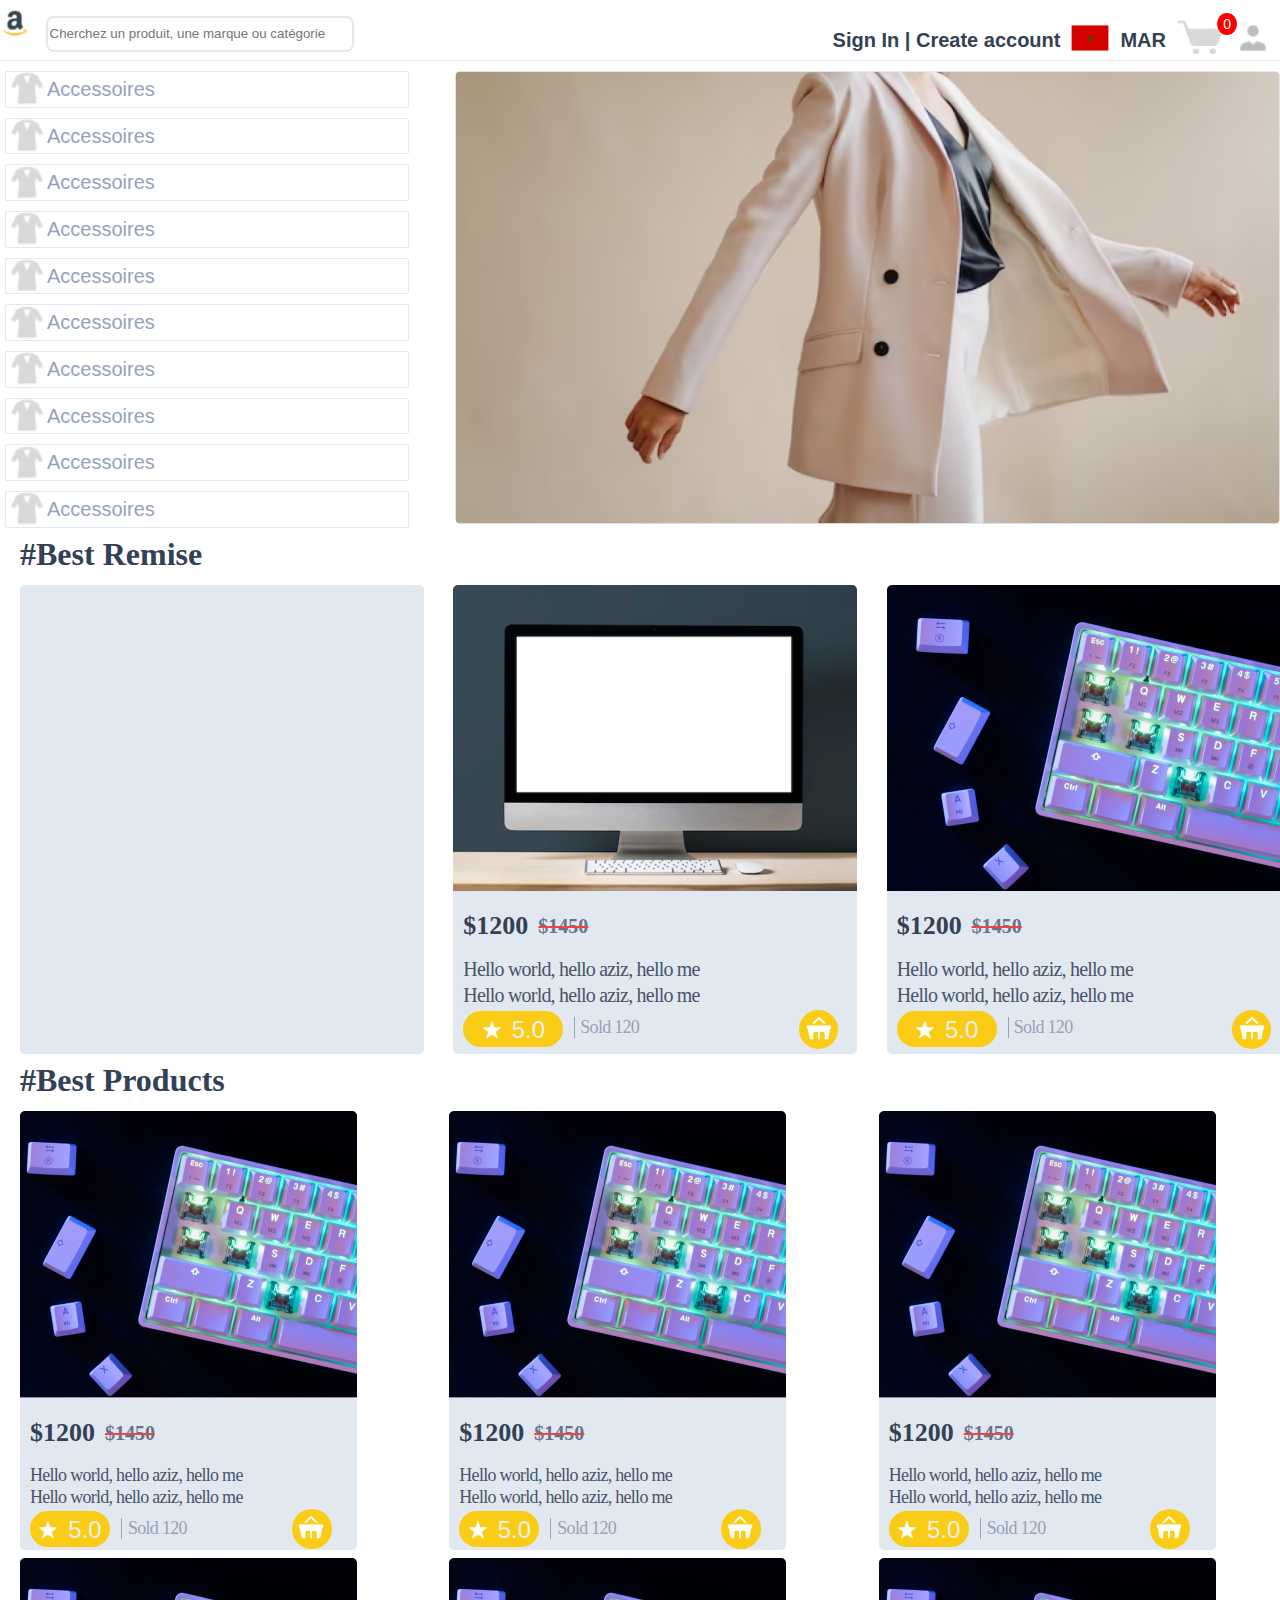
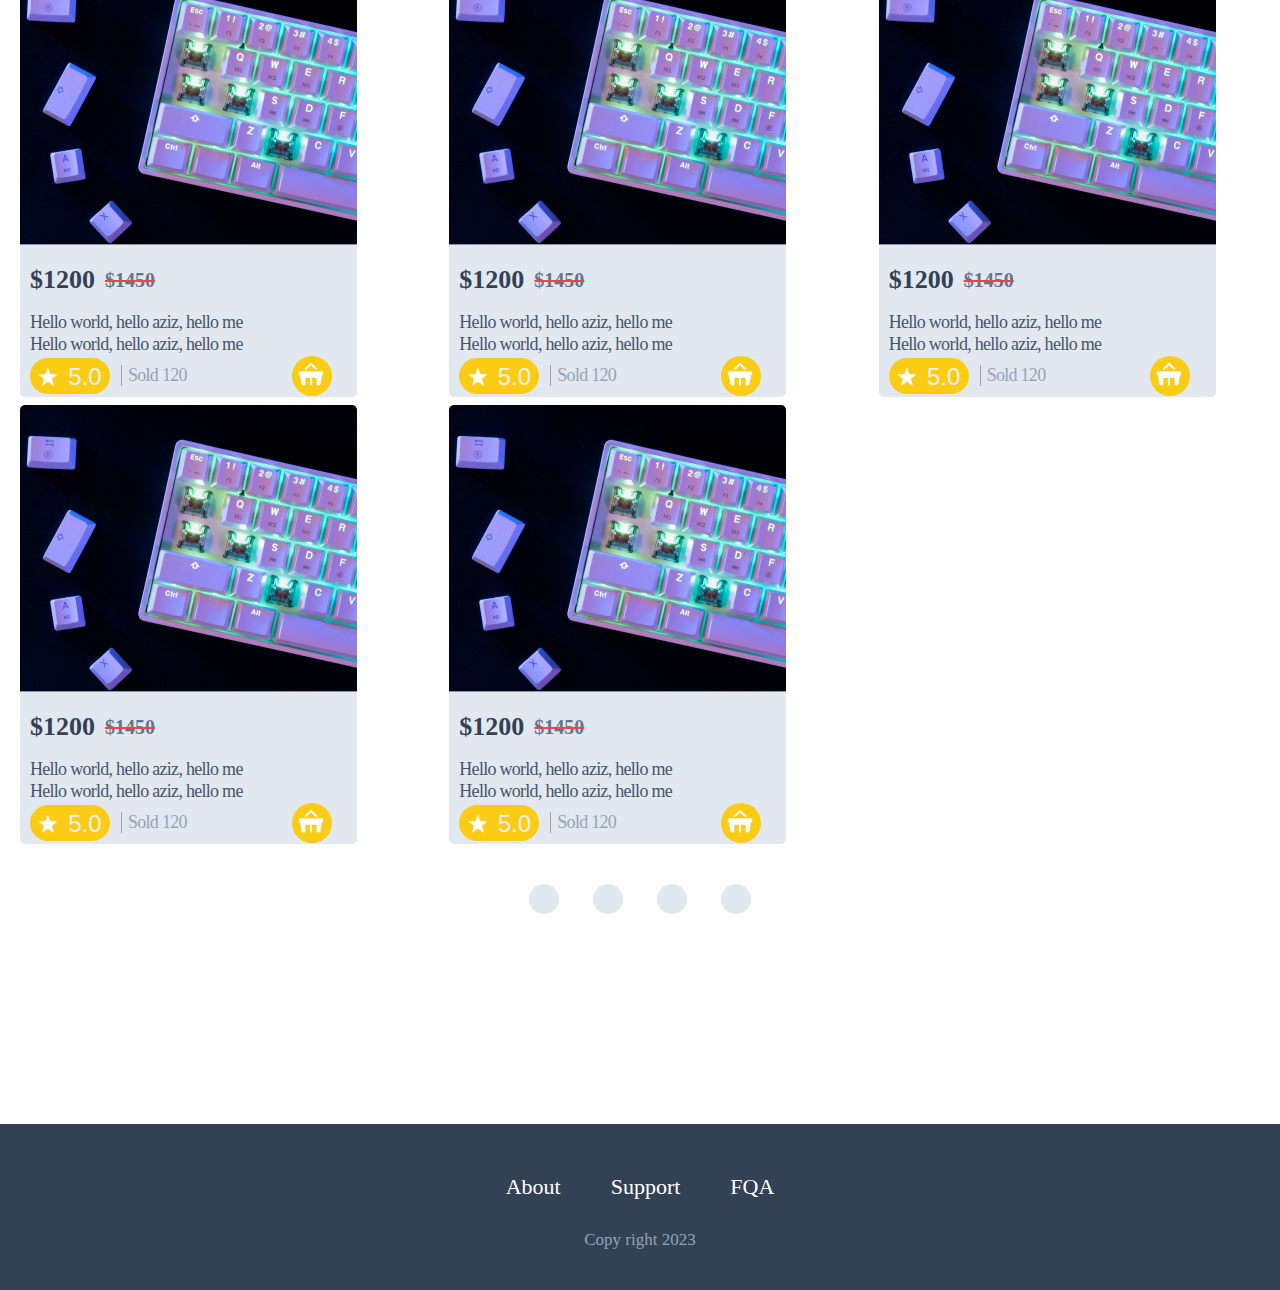
<file: index.html>
<!DOCTYPE html>
<html lang="en">

<head>
    <meta charset="UTF-8">
    <meta name="viewport" content="width=device-width, initial-scale=1.0">
    <link rel="stylesheet" href="style.css">
    <meta name="description" content="Put your description here.">
    <title>Home</title>
</head>

<body onload="updateAffichagePanie();">
    <header id="navbar">
        <div class="cadre">
            <div class="header-img">
                <a href="index.html"><img src="./images/Amazon.png" alt="Photo amazon"
                        style="width: 30px; height: 30px;"></a>
                <a href="chercher.html"><input type="text"
                        placeholder="Cherchez un produit, une marque ou catégorie"></a>
            </div>
            <button type="button" id="navbar-toggle" aria-controls="navbar-menu" aria-label="Toggle menu"
                aria-expanded="false">
                <span class="icon-bar"></span>
                <span class="icon-bar"></span>
                <span class="icon-bar"></span>
            </button>
            <div id="navbar-menu" aria-labelledby="navbar-toggle">
                <ul class="navbar-links">
                    <li class="navbar-item"><a style="  color: #334155;" class="navbar-link" href="#">Sign In | Create
                            account</a></li>
                    <div style="display: flex; align-items: center; justify-content: center;">
                        <li class="navbar-item"><a class="navbar-link" href="#"><img src="./images/Morocco.png"
                                    alt="Photo de Maroc"></a></li>
                        <p>MAR</p>
                    </div>
                    <div class="notification" style="display: flex; align-items: center; justify-content: center;">

                        <li class="navbar-item"><a class="navbar-link" id="cart-link1"><img
                                    src="./images/Shopping Cart.png" alt="Photo de carte"></a></li>
                        <span class="notification-badge">5</span>
                    </div>
                    <li class="navbar-item"><a href="contact.html" class="navbar-link"><img
                                src="./images/icons8-invité-homme-24.png" alt="Photo de contact"
                                style="width: 100%; height: 100%;"></a></li>
                </ul>
            </div>
        </div>
    </header>

    <main>
        <div class="contenu">
            <table>
                <tr>
                    <td><img src="./images/Short Sleeve Shirt.png" alt="Photo de Accessoires">Accessoires</td>
                </tr>
                <tr>
                    <td class="item-td"><img src="./images/Short Sleeve Shirt.png" alt="Photo de Accessoires">Accessoires</td>
                </tr>
                <tr>
                    <td class="item-td"><img src="./images/Short Sleeve Shirt.png" alt="Photo de Accessoires">Accessoires</td>
                </tr>
                <tr>
                    <td class="item-td"><img src="./images/Short Sleeve Shirt.png" alt="Photo de Accessoires">Accessoires</td>
                </tr>
                <tr>
                    <td class="item-td"><img src="./images/Short Sleeve Shirt.png" alt="Photo de Accessoires">Accessoires</td>
                </tr>
                <tr>
                    <td class="item-td"><img src="./images/Short Sleeve Shirt.png" alt="Photo de Accessoires">Accessoires</td>
                </tr>
                <tr>
                    <td class="item-td"><img src="./images/Short Sleeve Shirt.png" alt="Photo de Accessoires">Accessoires</td>
                </tr>
                <tr>
                    <td class="item-td"><img src="./images/Short Sleeve Shirt.png" alt="Photo de Accessoires">Accessoires</td>
                </tr>
                <tr>
                    <td class="item-td"><img src="./images/Short Sleeve Shirt.png" alt="Photo de Accessoires">Accessoires</td>
                </tr>
                <tr>
                    <td class="item-td"><img src="./images/Short Sleeve Shirt.png" alt="Photo de Accessoires">Accessoires</td>
                </tr>
            </table>
        
            <div class="slider" style="margin-top: 10px;">
                <div class="slide" >
                    <img src="./images/Rectangle 4.png" alt="Image 1" style="width: 100%;">
                </div>
                <div class="slide">
                    <img src="./images/slide1.jpg" alt="Image 2" style="width: 100%;">
                </div>
                <div class="slide">
                    <img src="./images/e-commer.jpg" alt="Image 3" style="width: 100%;">
                </div>
            </div>
            <div class="picture">
                <img class="img1" src="./images/Ellipse 1.png" alt="Photo de Ellipse" style="left: 1096px;">
                <img class="img2" src="./images/Ellipse 1.png" alt="Photo de Ellipse" style="left: 1050px;">
                <img class="img3" src="./images/Ellipse 1.png" alt="Photo de Ellipse" style="left: 900px;">
                <img class="img4" src="./images/Ellipse 1.png" alt="Photo de Ellipse" style="left: 950px;">
                <img class="img5" src="./images/Ellipse 1.png" alt="Photo de Ellipse" style="left: 1000px;">

            </div>
        </div>


        <section>
            <h1>#Best Remise</h1>
            <div class="container">
                <div class="rectangle">
                </div>
                <div class="rectangle">
                    <a href="details.html"><img src="./images/Rectangle 6.png" alt="Photo de Ecran"></a>
                    <div class="title">
                        <h2>$1200</h2>
                        <h3 style="text-decoration: line-through; text-decoration-color: #EF4444;">$1450</h3>
                    </div>
                    <p>Hello world, hello aziz, hello me</p>
                    <p>Hello world, hello aziz, hello me</p>
                    <div class="case">
                        <div class="petit-reg">
                            <div class="star5">
                                <img src="./images/Star.png" alt="Photo de star">
                                <span>5.0</span>
                            </div>
                        </div>
                        <p
                            style="margin-left: 1px; font-size:large; color: #94A3B8; border-left: 1px solid #94A3B8; padding-left: 5px;">
                            Sold 120</p>
                        <div class="rec-cercle">
                            <img src="./images/Shopping Mall.png" alt="Photo Mall" class="shopping-mall">
                        </div>
                    </div>
                </div>
                <div class="rectangle">
                    <a href="details.html"><img src="./images/Rectangle 7.png" alt="Photo de Clavier"></a>

                    <div class="title">
                        <h2>$1200</h2>
                        <h3 style="text-decoration: line-through; text-decoration-color: #EF4444;">$1450</h3>
                    </div>
                    <p>Hello world, hello aziz, hello me</p>
                    <p>Hello world, hello aziz, hello me</p>
                    <div class="case">
                        <div class="petit-reg">
                            <div class="star5">
                                <img src="./images/Star.png" alt="Photo de star">
                                <span>5.0</span>
                            </div>
                        </div>
                        <p
                            style="margin-left: 1px; font-size:large; color: #94A3B8; border-left: 1px solid #94A3B8; padding-left: 5px;">
                            Sold 120</p>
                        <div class="rec-cercle">
                            <img src="./images/Shopping Mall.png" alt="Photo Mall" class="shopping-mall">
                        </div>
                    </div>
                </div>

            </div>
        </section>

        <!-------------------------------------------Products-------------------------------------->
        <section>
            <h1>#Best Products</h1>
            <div class="container1">
                <div class="rectangle2">
                    <a href="details.html"><img src="./images/key.png" alt="Photo de Clavier"></a>
                    <div class="title">
                        <h2>$1200</h2>
                        <h3 style="text-decoration: line-through; text-decoration-color: #EF4444;">$1450</h3>
                    </div>
                    <p>Hello world, hello aziz, hello me</p>
                    <p>Hello world, hello aziz, hello me</p>
                    <div class="case">
                        <div class="petit-reg1">
                            <div class="star6">
                                <img src="./images/Star.png" alt="Photo de star">
                                <span>5.0</span>
                            </div>
                        </div>
                        <p
                            style="margin-left: 1px; font-size:large; color: #94A3B8; border-left: 1px solid #94A3B8; padding-left: 6px;">
                            Sold 120</p>
                        <div class="rec-cercle1">
                            <img src="./images/Shopping Mall.png" alt="Photo Mall" class="shopping-mall">
                        </div>
                    </div>
                </div>
                <div class="rectangle2">
                    <a href="details.html"><img src="./images/key.png" alt="Photo de Clavier"></a>
                    <div class="title">
                        <h2>$1200</h2>
                        <h3 style="text-decoration: line-through; text-decoration-color: #EF4444;">$1450</h3>
                    </div>
                    <p>Hello world, hello aziz, hello me</p>
                    <p>Hello world, hello aziz, hello me</p>
                    <div class="case">
                        <div class="petit-reg1">
                            <div class="star6">
                                <img src="./images/Star.png" alt="Photo de star">
                                <span>5.0</span>
                            </div>
                        </div>
                        <p
                            style="margin-left: 1px; font-size:large; color: #94A3B8; border-left: 1px solid #94A3B8; padding-left: 6px;">
                            Sold 120</p>
                        <div class="rec-cercle1">
                            <img src="./images/Shopping Mall.png" alt="Photo Mall">
                        </div>
                    </div>
                </div>

                <div class="rectangle2">
                    <a href="details.html"><img src="./images/key.png" alt="Photo de Clavier"></a>
                    <div class="title">
                        <h2>$1200</h2>
                        <h3 style="text-decoration: line-through; text-decoration-color: #EF4444;">$1450</h3>
                    </div>
                    <p>Hello world, hello aziz, hello me</p>
                    <p>Hello world, hello aziz, hello me</p>
                    <div class="case">
                        <div class="petit-reg1">
                            <div class="star6">
                                <img src="./images/Star.png" alt="Photo de star">
                                <span>5.0</span>
                            </div>
                        </div>
                        <p
                            style="margin-left: 1px; font-size:large; color: #94A3B8; border-left: 1px solid #94A3B8; padding-left: 6px;">
                            Sold 120</p>
                        <div class="rec-cercle1">
                            <img src="./images/Shopping Mall.png" alt="Photo Mall" class="shopping-mall">
                        </div>
                    </div>
                </div>
                <div class="rectangle2">
                    <a href="details.html"><img src="./images/key.png" alt="Photo de Clavier"></a>
                    <div class="title">
                        <h2>$1200</h2>
                        <h3 style="text-decoration: line-through; text-decoration-color: #EF4444;">$1450</h3>
                    </div>
                    <p>Hello world, hello aziz, hello me</p>
                    <p>Hello world, hello aziz, hello me</p>
                    <div class="case">
                        <div class="petit-reg1">
                            <div class="star6">
                                <img src="./images/Star.png" alt="Photo de star">
                                <span>5.0</span>
                            </div>
                        </div>
                        <p
                            style="margin-left: 1px; font-size:large; color: #94A3B8; border-left: 1px solid #94A3B8; padding-left: 6px;">
                            Sold 120</p>
                        <div class="rec-cercle1">
                            <img src="./images/Shopping Mall.png" alt="Photo Mall" class="shopping-mall">
                        </div>
                    </div>
                </div>

                <div class="rectangle2">
                    <a href="details.html"><img src="./images/key.png" alt="Photo de Clavier"></a>
                    <div class="title">
                        <h2>$1200</h2>
                        <h3 style="text-decoration: line-through; text-decoration-color: #EF4444;">$1450</h3>
                    </div>
                    <p>Hello world, hello aziz, hello me</p>
                    <p>Hello world, hello aziz, hello me</p>
                    <div class="case">
                        <div class="petit-reg1">
                            <div class="star6">
                                <img src="./images/Star.png" alt="Photo de star">
                                <span>5.0</span>
                            </div>
                        </div>
                        <p
                            style="margin-left: 1px; font-size:large; color: #94A3B8; border-left: 1px solid #94A3B8; padding-left: 6px;">
                            Sold 120</p>
                        <div class="rec-cercle1">
                            <img src="./images/Shopping Mall.png" alt="Photo Mall" class="shopping-mall">
                        </div>
                    </div>
                </div>

                <div class="rectangle2">
                    <a href="details.html"><img src="./images/key.png" alt="Photo de Clavier"></a>
                    <div class="title">
                        <h2>$1200</h2>
                        <h3 style="text-decoration: line-through; text-decoration-color: #EF4444;">$1450</h3>
                    </div>
                    <p>Hello world, hello aziz, hello me</p>
                    <p>Hello world, hello aziz, hello me</p>
                    <div class="case">
                        <div class="petit-reg1">
                            <div class="star6">
                                <img src="./images/Star.png" alt="Photo de star">
                                <span>5.0</span>
                            </div>
                        </div>
                        <p
                            style="margin-left: 1px; font-size:large; color: #94A3B8; border-left: 1px solid #94A3B8; padding-left: 6px;">
                            Sold 120</p>
                        <div class="rec-cercle1">
                            <img src="./images/Shopping Mall.png" alt="Photo Mall" class="shopping-mall">
                        </div>
                    </div>
                </div>

                <div class="rectangle2">
                    <a href="details.html"><img src="./images/key.png" alt="Photo de Clavier"></a>
                    <div class="title">
                        <h2>$1200</h2>
                        <h3 style="text-decoration: line-through; text-decoration-color: #EF4444;">$1450</h3>
                    </div>
                    <p>Hello world, hello aziz, hello me</p>
                    <p>Hello world, hello aziz, hello me</p>
                    <div class="case">
                        <div class="petit-reg1">
                            <div class="star6">
                                <img src="./images/Star.png" alt="Photo de star">
                                <span>5.0</span>
                            </div>
                        </div>
                        <p
                            style="margin-left: 1px; font-size:large; color: #94A3B8; border-left: 1px solid #94A3B8; padding-left: 6px;">
                            Sold 120</p>
                        <div class="rec-cercle1">
                            <img src="./images/Shopping Mall.png" alt="Photo Mall" class="shopping-mall">
                        </div>
                    </div>
                </div>

                <div class="rectangle2">
                    <a href="details.html"><img src="./images/key.png" alt="Photo de Clavier"></a>
                    <div class="title">
                        <h2>$1200</h2>
                        <h3 style="text-decoration: line-through; text-decoration-color: #EF4444;">$1450</h3>
                    </div>
                    <p>Hello world, hello aziz, hello me</p>
                    <p>Hello world, hello aziz, hello me</p>
                    <div class="case">
                        <div class="petit-reg1">
                            <div class="star6">
                                <img src="./images/Star.png" alt="Photo de star">
                                <span>5.0</span>
                            </div>
                        </div>
                        <p
                            style="margin-left: 1px; font-size:large; color: #94A3B8; border-left: 1px solid #94A3B8; padding-left: 6px;">
                            Sold 120</p>
                        <div class="rec-cercle1">
                            <img src="./images/Shopping Mall.png" alt="Photo Mall" class="shopping-mall">
                        </div>
                    </div>
                </div>
            </div>
            <div class="load">
                <img src="./images/Loading More.png" alt="Photo Mall">
            </div>
        </section>
    </main>


    <footer>
        <ul>
            <li>About</li>
            <li>Support</li>
            <li>FQA</li>
        </ul>
        <p>Copy right 2023</p>
    </footer>
    <!---------------------------------------side bar----------------------------------------->
    <section>
        <div id="sidebar1" class="sidebar-hidden1">
            <h1>Products</h1>
            <div class="total-globale">
                <h3>Total :</h3>
                <p id="globalTotal">0</p>
            </div>
            <div class="lien-card">
                <a href="cart.html">voir details > </a>
            </div>
        </div>

    </section>
    <script src="index.js"></script>
</body>
</html>
</file>
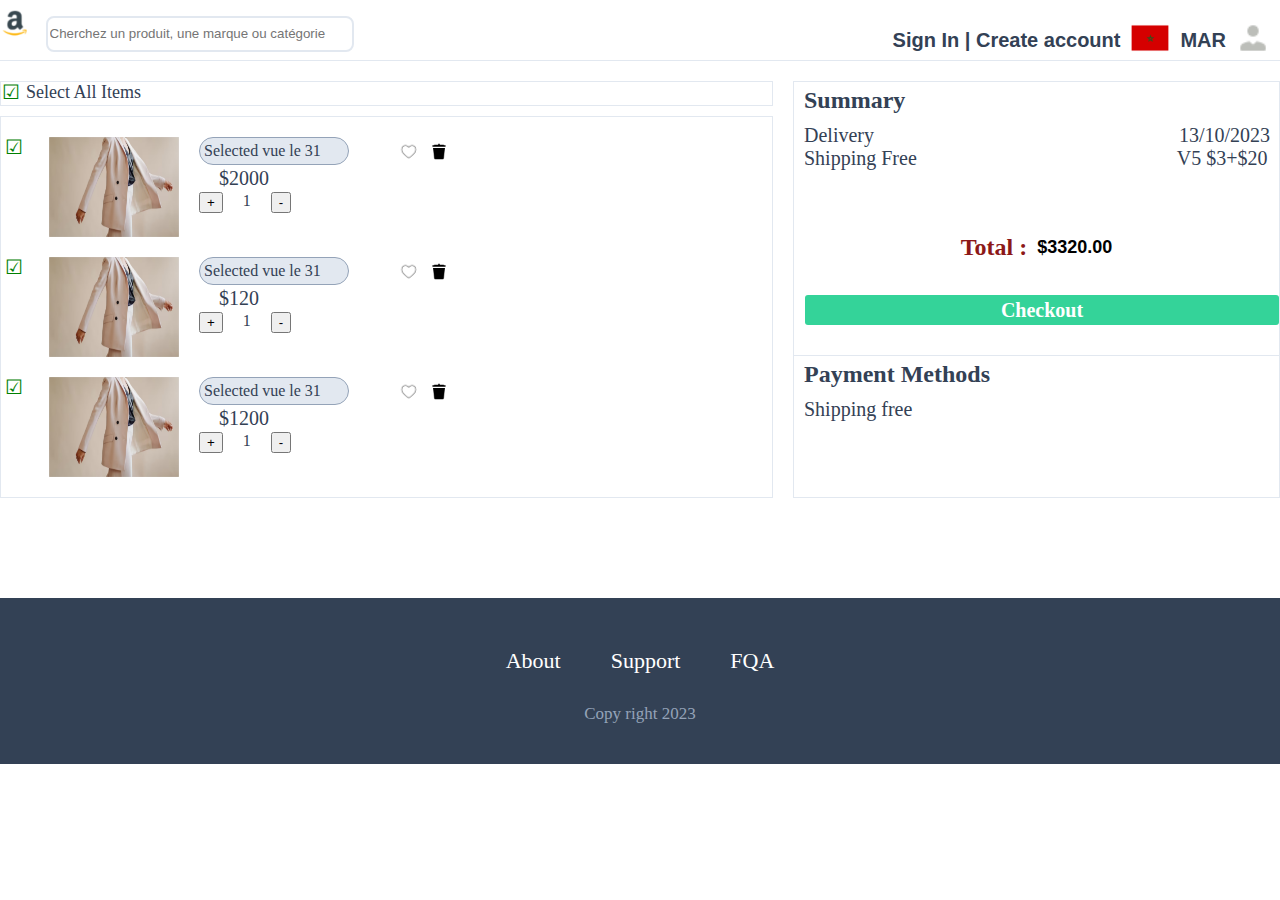
<file: cart.html>
<!DOCTYPE html>
<html lang="en">

<head>
    <meta charset="UTF-8">
    <meta name="viewport" content="width=device-width, initial-scale=1.0">
    <link rel="stylesheet" href="cart.css">
    <meta name="description" content="Put your description here.">
    <title>Cart</title>
</head>

<body>
    <header id="navbar">
        <div class="cadre">
            <div class="header-img">
                <a href="index.html"><img src="./images/Amazon.png" alt="Photo amazon"
                        style="width: 30px; height: 30px;"></a>
                <a href="chercher.html"><input type="text"
                        placeholder="Cherchez un produit, une marque ou catégorie"></a>
            </div>
            <button type="button" id="navbar-toggle" aria-controls="navbar-menu" aria-label="Toggle menu"
                aria-expanded="false">
                <span class="icon-bar"></span>
                <span class="icon-bar"></span>
                <span class="icon-bar"></span>
            </button>
            <div id="navbar-menu" aria-labelledby="navbar-toggle">
                <ul class="navbar-links">
                    <li class="navbar-item"><a style="  color: #334155;" class="navbar-link" href="#">Sign In | Create
                            account</a></li>
                    <div style="display: flex; align-items: center; justify-content: center;">
                        <li class="navbar-item"><a class="navbar-link" href="#"><img src="./images/Morocco.png"
                                    alt="Photo de Maroc"></a></li>
                        <p>MAR</p>
                    </div>
                    <div class="notification" style="display: flex; align-items: center; justify-content: center; display: none;">
                        
                        <li class="navbar-item" style="display: none;"><a class="navbar-link" id="cart-link1"><img
                                    src="./images/Shopping Cart.png" alt="Photo de carte"></a></li>
                                    <span class="notification-badge">5</span>
                    </div>
                    <li class="navbar-item"><a href="contact.html" class="navbar-link"><img
                                src="./images/icons8-invité-homme-24.png" alt="Photo de contact"
                                style="width: 100%; height: 100%;"></a></li>
                </ul>
            </div>
        </div>
    </header>
    <section>
        <div class="cart-grid">
            <div class="dev" style="display: grid; ">
                <div class="mar" style=" display: flex;">
                    <input type="checkbox" id="1" checked>
                    <label for="1"></label><br>
                    <p>Select All Items</p>
                </div>
                <div class="card-component-hex">
                    <div class="cart-component1" style="margin-top: 20px;">
                        <div class="marque" style="margin-left:3px ;">
                            <input type="checkbox" id="4"checked>
                            <label for="4"></label><br>
                        </div>
                        <div class="sty-carre">
                            <div class="carre">
                                <img style="width: 130px; height: 100px;" src="./images/Rectangle 4.png"
                                    alt="Photo de SHARE">
                            </div>
                        </div>
                        <div class="cart-component-info">
                            <div class="love2">
                                <div>
                                    <p
                                        style=" border-radius: 50px;border: 1px solid #94A3B8; padding: 4px 4px 4px 4px; background-color: #E2E8F0;  width: 140px;">
                                        Selected vue le 31</p>
                                </div>
                                <div class="pic1" style="display: inline-flex; gap: 10px;">
                                    <img src="./images/image 8.png" alt="Photo de HEART">
                                    <img src="./images/icons8-supprimer-30.png" alt="Photo de SUPPRIMER"
                                        class="deleteButton">
                                </div>
                            </div>
                            <h1 class="shopping-price">$2000</h1>
                            <div class="love1">
                                <div class="pic1" style="display: inline-flex; gap: 20px;">
                                    <button class="incrementButton">+</button>
                                    <p class="numberDisplay">1</p>
                                    <button class="decrementButton">-</button>
                                </div>
                            </div>
                            <div class="total">
                                <h2>Total :</h2>
                                <p class="totalPrice">0</p>
                            </div>


                        </div>
                    </div>
                    <div class="cart-component1" style="margin-top: 20px;">
                        <div class="marque" style="margin-left:3px ;">
                            <input type="checkbox" id="4" checked>
                            <label for="4"></label><br>
                        </div>
                        <div class="sty-carre">
                            <div class="carre">
                                <img style="width: 130px; height: 100px;" src="./images/Rectangle 4.png"
                                    alt="Photo de SHARE">
                            </div>
                        </div>
                        <div class="cart-component-info">
                            <div class="love2">
                                <div>
                                    <p
                                        style=" border-radius: 50px;border: 1px solid #94A3B8; padding: 4px 4px 4px 4px; background-color: #E2E8F0;  width: 140px;">
                                        Selected vue le 31</p>
                                </div>
                                <div class="pic1" style="display: inline-flex; gap: 10px;">
                                    <img src="./images/image 8.png" alt="Photo de HEART">
                                    <img src="./images/icons8-supprimer-30.png" alt="Photo de SUPPRIMER"
                                        class="deleteButton">
                                </div>
                            </div>
                            <h1 class="shopping-price">$120</h1>
                            <div class="love1">
                                <div class="pic1" style="display: inline-flex; gap: 20px;">
                                    <button class="incrementButton">+</button>
                                    <p class="numberDisplay">1</p>
                                    <button class="decrementButton">-</button>
                                </div>
                            </div>
                            <div class="total">
                                <h2>Total :</h2>
                                <p class="totalPrice">0</p>
                            </div>


                        </div>
                    </div>

                    <div class="cart-component1" style="margin-top: 20px;">
                        <div class="marque" style="margin-left:3px ;">
                            <input type="checkbox" id="4" checked>
                            <label for="4"></label><br>
                        </div>
                        <div class="sty-carre">
                            <div class="carre">
                                <img style="width: 130px; height: 100px;" src="./images/Rectangle 4.png"
                                    alt="Photo de SHARE">
                            </div>
                        </div>
                        <div class="cart-component-info">
                            <div class="love2">
                                <div>
                                    <p
                                        style=" border-radius: 50px;border: 1px solid #94A3B8; padding: 4px 4px 4px 4px; background-color: #E2E8F0;  width: 140px;">
                                        Selected vue le 31</p>
                                </div>
                                <div class="pic1" style="display: inline-flex; gap: 10px;">
                                    <img src="./images/image 8.png" alt="Photo de HEART">
                                    <img src="./images/icons8-supprimer-30.png" alt="Photo de SUPPRIMER"
                                        class="deleteButton">
                                </div>
                            </div>
                            <h1 class="shopping-price">$1200</h1>
                            <div class="love1">
                                <div class="pic1" style="display: inline-flex; gap: 20px;">
                                    <button class="incrementButton">+</button>
                                    <p class="numberDisplay">1</p>
                                    <button class="decrementButton">-</button>
                                </div>
                            </div>
                            <div class="total">
                                <h2>Total :</h2>
                                <p class="totalPrice">0</p>
                            </div>

                        </div>
                    </div>
                </div>
            </div>

            <div class="Summary">
                <h1>Summary</h1>
                <div class="Delivery">
                    <span>Delivery</span>
                    <p>13/10/2023</p>
                </div>
                <div class="Shopping">
                    <span>Shipping Free</span>
                    <p>V5 $3+$20</p>
                </div>

                <div class="total-border">
                        <div class="total-globale">
                        <h3>Total :</h3>
                        <p id="globalTotal">0</p>
                    </div>
        
                    <div class="add">Checkout</div>
                </div>

                <div class="paiment">
                    <h1>Payment Methods</h1>
                    <span>Shipping free</span>
                </div>
            </div>

        </div>

    </section>
    <footer>
        <ul>
            <li>About</li>
            <li>Support</li>
            <li>FQA</li>
        </ul>
        <p>Copy right 2023</p>
    </footer>
    <!------------------------------------------------------sidebar-------------------------------------------->
    <section>
        <div id="sidebar1" class="sidebar-hidden1">
            <h1>Products</h1>
            <div class="total-globale">
                <h3>Total :</h3>
                <p id="globalTotal">0</p>
            </div>

            <div class="lien-card">
                <a href="cart.html">voir details > </a>
            </div>


        </div>

    </section>
    <script src="cart.js"></script>


</body>

</html>
</file>
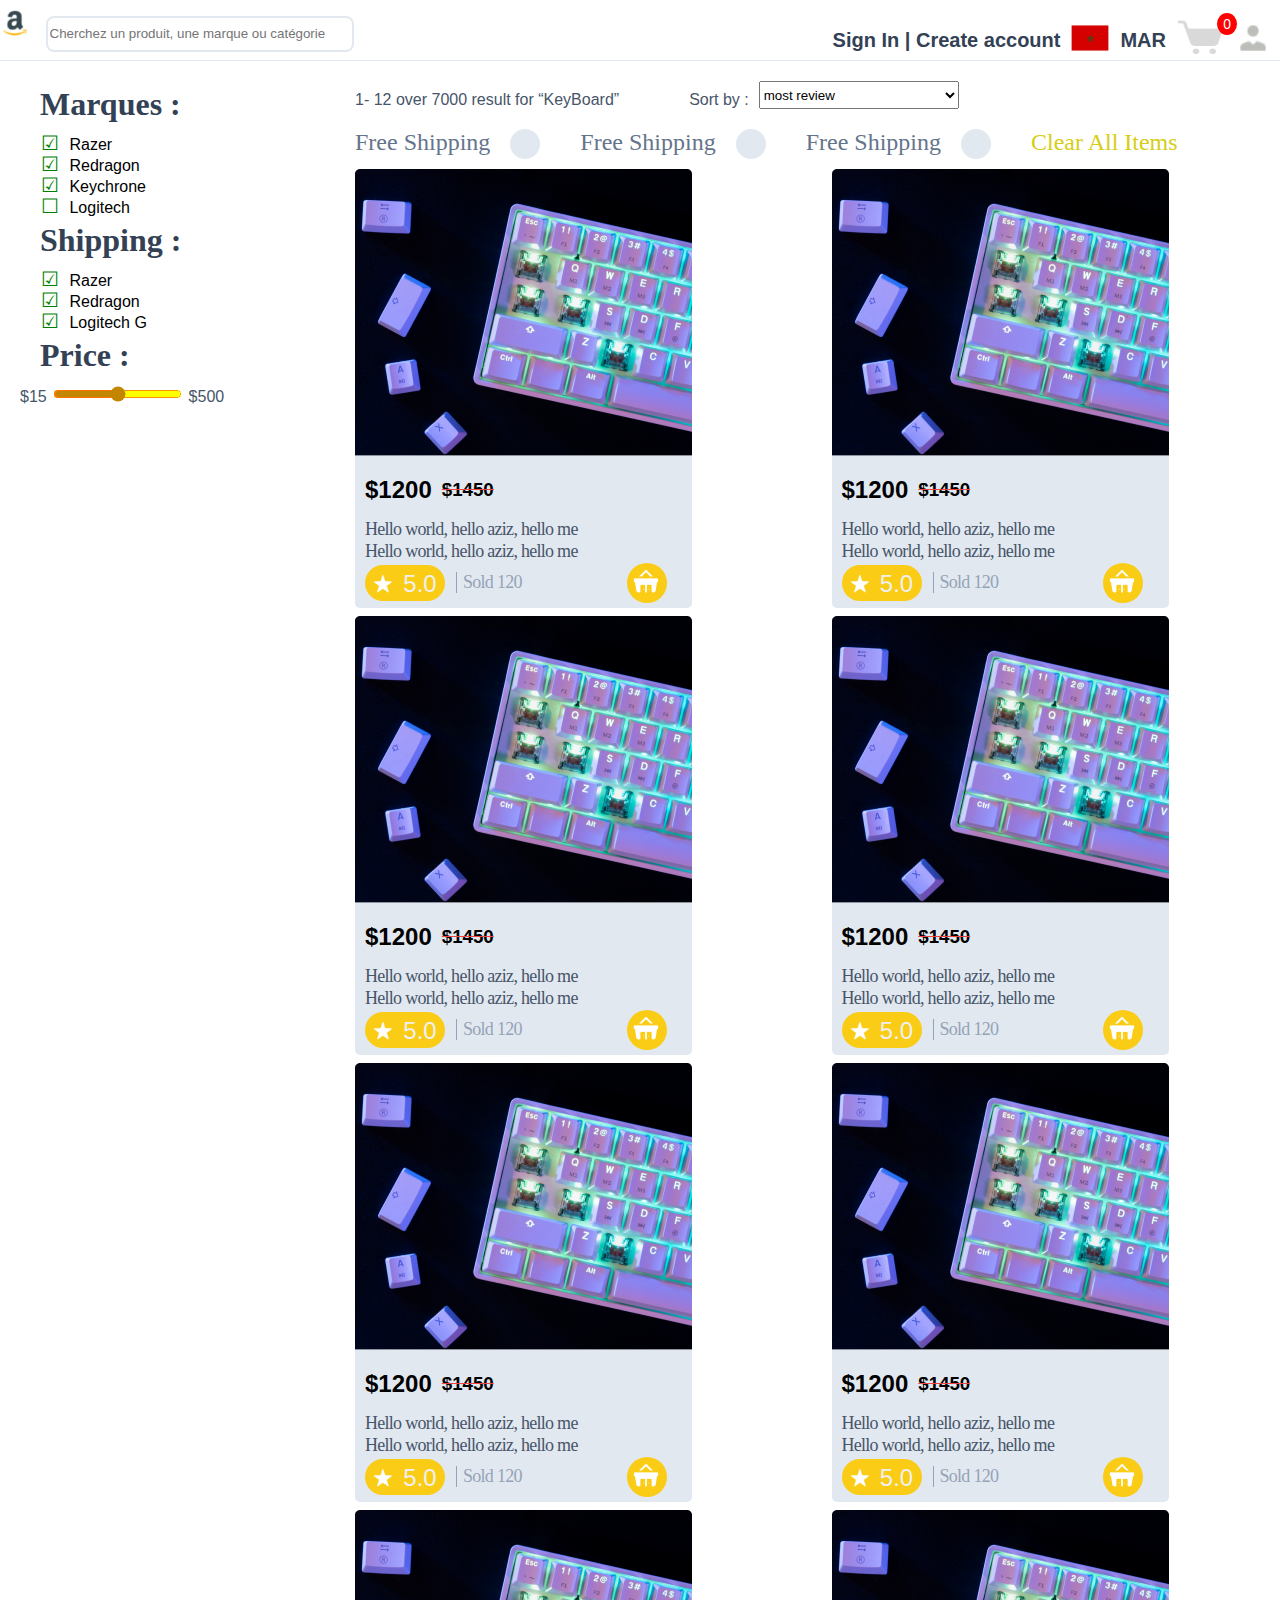
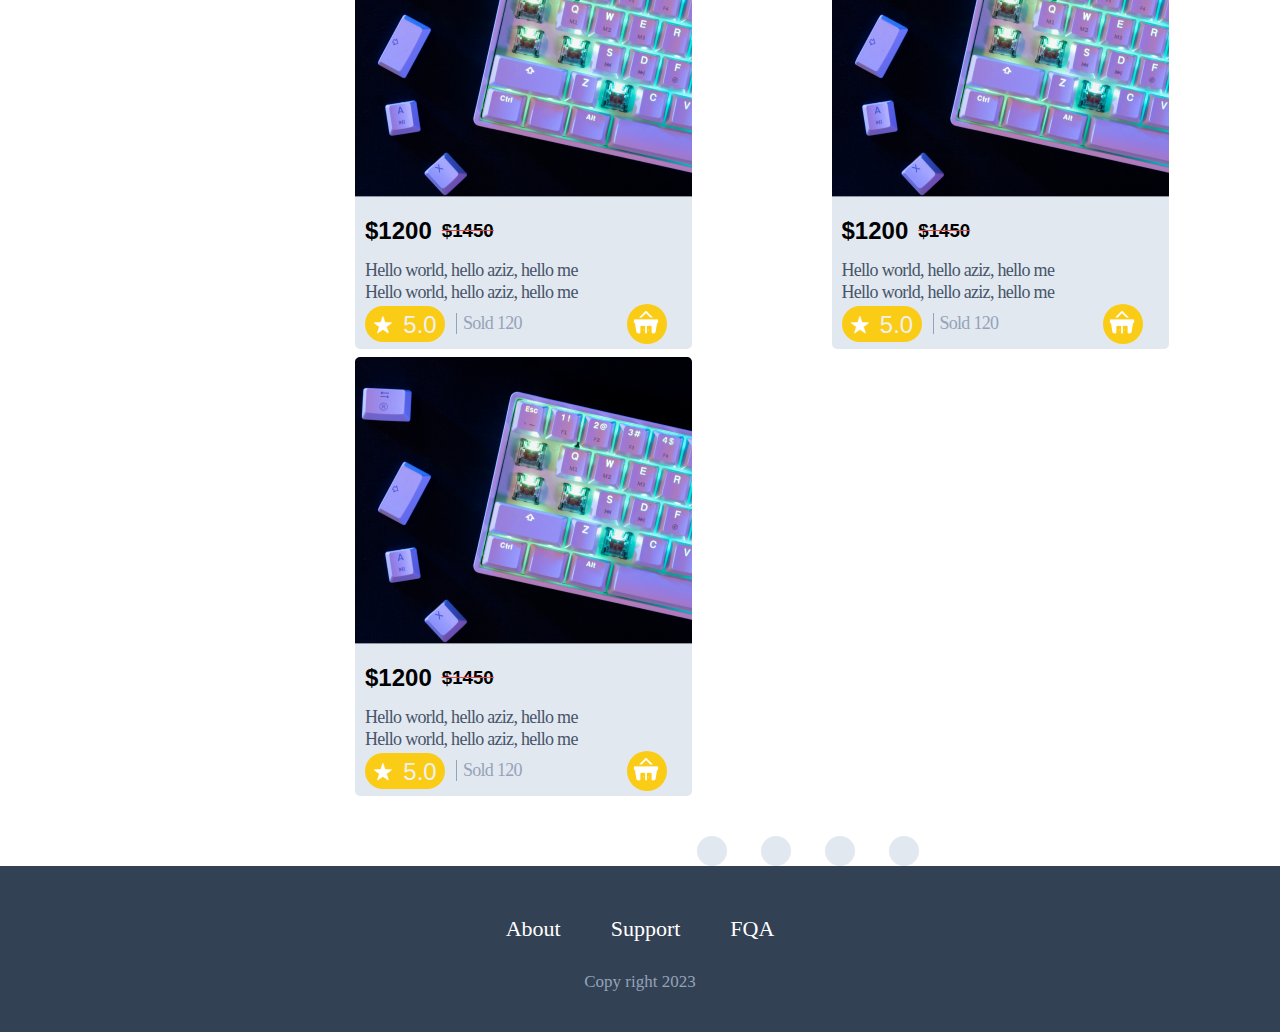
<file: chercher.html>
<!DOCTYPE html>
<html lang="en">

<head>
    <meta charset="UTF-8">
    <meta name="viewport" content="width=device-width, initial-scale=1.0">
    <link rel="stylesheet" href="page2.css">
    <meta name="description" content="Put your description here.">
    <title>Chercher</title>
</head>

<body onload="updateAffichagePanie();">

    <header id="navbar">
        <div class="cadre">
            <div class="header-img">
                <a href="index.html"><img src="./images/Amazon.png" alt="Photo amazon"
                        style="width: 30px; height: 30px;"></a>
                <a href="chercher.html"><input type="text"
                        placeholder="Cherchez un produit, une marque ou catégorie"></a>
            </div>
            <button type="button" id="navbar-toggle" aria-controls="navbar-menu" aria-label="Toggle menu"
                aria-expanded="false">
                <span class="icon-bar"></span>
                <span class="icon-bar"></span>
                <span class="icon-bar"></span>
            </button>
            <div id="navbar-menu" aria-labelledby="navbar-toggle">
                <ul class="navbar-links">
                    <li class="navbar-item"><a style="  color: #334155;" class="navbar-link" href="#">Sign In | Create
                            account</a></li>
                    <div style="display: flex; align-items: center; justify-content: center;">
                        <li class="navbar-item"><a class="navbar-link" href="#"><img src="./images/Morocco.png"
                                    alt="Photo de Maroc"></a></li>
                        <p>MAR</p>
                    </div>
                    <div class="notification" style="display: flex; align-items: center; justify-content: center;">
                        
                        <li class="navbar-item"><a class="navbar-link" id="cart-link1"><img
                                    src="./images/Shopping Cart.png" alt="Photo de carte"></a></li>
                                    <span class="notification-badge">5</span>
                    </div>
                    <li class="navbar-item"><a href="contact.html" class="navbar-link"><img
                                src="./images/icons8-invité-homme-24.png" alt="Photo de contact"
                                style="width: 100%; height: 100%;"></a></li>
                </ul>
            </div>
        </div>
    </header>

    <main>
        <div class="page2">
            <div class="list-item">
                <h1>Marques :</h1>
                <div class="marque" style="margin-left:20px ;">
                    <input type="checkbox" id="1" checked>
                    <label for="1"> Razer</label><br>
                    <input type="checkbox" id="2" checked>
                    <label for="2"> Redragon</label><br>
                    <input type="checkbox" id="3" checked>
                    <label for="3"> Keychrone</label><br>
                    <input type="checkbox" id="4">
                    <label for="4"> Logitech</label><br>

                </div>
                <h1>Shipping :</h1>
                <div class="marque" style="margin-left:20px ;">
                    <input type="checkbox" id="vehicle1" checked>
                    <label for="vehicle1"> Razer</label><br>
                    <input type="checkbox" id="vehicle2" checked>
                    <label for="vehicle2"> Redragon</label><br>
                    <input type="checkbox" id="vehicle3" checked>
                    <label for="vehicle3"> Logitech G</label><br>

                </div>
                <div class="marque-price">
                    <h1>Price :</h1>
                    <label for="vol">$15</label>
                    <input type="range" id="vol" name="vol" min="10" max="50">
                    <label for="vol">$500</label>
                </div>
            </div>
            <div>
                <div class="chercher">
                    <p style="margin-top: 10px;">1- 12 over 7000 result for “KeyBoard”</p>
                    <div class="rep" style="display: flex; gap: 10px;">
                        <p style="margin-top: 10px;">Sort by :</p>
                        <select class="select-input" name="pets" id="sort" style="width: 200px;">
                            <option>most review</option>
                            <option>Logitech</option>
                            <option>Mouse</option>
                            <option>Keyboard</option>
                            <option>Computer</option>
                            <option>USB</option>

                        </select>

                    </div>
                </div>
                <div class="shop">
                    <p>Free Shipping</p>
                    <img src="./images/Ellipse 9.png" alt="Photo de Ellipse">
                    <p>Free Shipping</p>
                    <img src="./images/Ellipse 9.png" alt="Photo de Ellipse">
                    <p>Free Shipping</p>
                    <img src="./images/Ellipse 9.png" alt="Photo de Ellipse">
                    <p style="color: #D6CE15;">Clear All Items</p>
                </div>

                <div class="container1">
                    <div class="rectangle2">
                        <a href="details.html"><img src="./images/key.png" alt="Photo de Clavier"></a>
                        <div class="title">
                            <h2>$1200</h2>
                            <h3 style="text-decoration: line-through; text-decoration-color: #EF4444;">$1450</h3>
                        </div>
                        <p>Hello world, hello aziz, hello me</p>
                        <p>Hello world, hello aziz, hello me</p>
                        <div class="case">
                            <div class="petit-reg1">
                                <div class="star6">
                                    <img src="./images/Star.png" alt="Photo de star">
                                    <span>5.0</span>
                                </div>
                            </div>
                            <p
                                style="margin-left: 1px; font-size:large; color: #94A3B8; border-left: 1px solid #94A3B8; padding-left: 6px;">
                                Sold 120</p>
                            <div class="rec-cercle1">
                                <img src="./images/Shopping Mall.png" alt="Photo Mall" class="shopping-mall">
                            </div>
                        </div>
                    </div>
                    <div class="rectangle2">
                        <a href="details.html"><img src="./images/key.png" alt="Photo de Clavier"></a>
                        <div class="title">
                            <h2>$1200</h2>
                            <h3 style="text-decoration: line-through; text-decoration-color: #EF4444;">$1450</h3>
                        </div>
                        <p>Hello world, hello aziz, hello me</p>
                        <p>Hello world, hello aziz, hello me</p>
                        <div class="case">
                            <div class="petit-reg1">
                                <div class="star6">
                                    <img src="./images/Star.png" alt="Photo de star">
                                    <span>5.0</span>
                                </div>
                            </div>
                            <p
                                style="margin-left: 1px; font-size:large; color: #94A3B8; border-left: 1px solid #94A3B8; padding-left: 6px;">
                                Sold 120</p>
                            <div class="rec-cercle1">
                                <img src="./images/Shopping Mall.png" alt="Photo Mall" class="shopping-mall">
                            </div>
                        </div>
                    </div>
                    <div class="rectangle2">
                        <a href="details.html"><img src="./images/key.png" alt="Photo de Clavier"></a>
                        <div class="title">
                            <h2>$1200</h2>
                            <h3 style="text-decoration: line-through; text-decoration-color: #EF4444;">$1450</h3>
                        </div>
                        <p>Hello world, hello aziz, hello me</p>
                        <p>Hello world, hello aziz, hello me</p>
                        <div class="case">
                            <div class="petit-reg1">
                                <div class="star6">
                                    <img src="./images/Star.png" alt="Photo de star">
                                    <span>5.0</span>
                                </div>
                            </div>
                            <p
                                style="margin-left: 1px; font-size:large; color: #94A3B8; border-left: 1px solid #94A3B8; padding-left: 6px;">
                                Sold 120</p>
                            <div class="rec-cercle1">
                                <img src="./images/Shopping Mall.png" alt="Photo Mall" class="shopping-mall">
                            </div>
                        </div>
                    </div>
                    <div class="rectangle2">
                        <a href="details.html"><img src="./images/key.png" alt="Photo de Clavier"></a>
                        <div class="title">
                            <h2>$1200</h2>
                            <h3 style="text-decoration: line-through; text-decoration-color: #EF4444;">$1450</h3>
                        </div>
                        <p>Hello world, hello aziz, hello me</p>
                        <p>Hello world, hello aziz, hello me</p>
                        <div class="case">
                            <div class="petit-reg1">
                                <div class="star6">
                                    <img src="./images/Star.png" alt="Photo de star">
                                    <span>5.0</span>
                                </div>
                            </div>
                            <p
                                style="margin-left: 1px; font-size:large; color: #94A3B8; border-left: 1px solid #94A3B8; padding-left: 6px;">
                                Sold 120</p>
                            <div class="rec-cercle1">
                                <img src="./images/Shopping Mall.png" alt="Photo Mall" class="shopping-mall">
                            </div>
                        </div>
                    </div>
                    <div class="rectangle2">
                        <a href="details.html"><img src="./images/key.png" alt="Photo de Clavier"></a>
                        <div class="title">
                            <h2>$1200</h2>
                            <h3 style="text-decoration: line-through; text-decoration-color: #EF4444;">$1450</h3>
                        </div>
                        <p>Hello world, hello aziz, hello me</p>
                        <p>Hello world, hello aziz, hello me</p>
                        <div class="case">
                            <div class="petit-reg1">
                                <div class="star6">
                                    <img src="./images/Star.png" alt="Photo de star">
                                    <span>5.0</span>
                                </div>
                            </div>
                            <p
                                style="margin-left: 1px; font-size:large; color: #94A3B8; border-left: 1px solid #94A3B8; padding-left: 6px;">
                                Sold 120</p>
                            <div class="rec-cercle1">
                                <img src="./images/Shopping Mall.png" alt="Photo Mall" class="shopping-mall">
                            </div>
                        </div>
                    </div>
                    <div class="rectangle2">
                        <a href="details.html"><img src="./images/key.png" alt="Photo de Clavier"></a>
                        <div class="title">
                            <h2>$1200</h2>
                            <h3 style="text-decoration: line-through; text-decoration-color: #EF4444;">$1450</h3>
                        </div>
                        <p>Hello world, hello aziz, hello me</p>
                        <p>Hello world, hello aziz, hello me</p>
                        <div class="case">
                            <div class="petit-reg1">
                                <div class="star6">
                                    <img src="./images/Star.png" alt="Photo de star">
                                    <span>5.0</span>
                                </div>
                            </div>
                            <p
                                style="margin-left: 1px; font-size:large; color: #94A3B8; border-left: 1px solid #94A3B8; padding-left: 6px;">
                                Sold 120</p>
                            <div class="rec-cercle1">
                                <img src="./images/Shopping Mall.png" alt="Photo Mall" class="shopping-mall">
                            </div>
                        </div>
                    </div>
                    <div class="rectangle2">
                        <a href="details.html"><img src="./images/key.png" alt="Photo de Clavier"></a>
                        <div class="title">
                            <h2>$1200</h2>
                            <h3 style="text-decoration: line-through; text-decoration-color: #EF4444;">$1450</h3>
                        </div>
                        <p>Hello world, hello aziz, hello me</p>
                        <p>Hello world, hello aziz, hello me</p>
                        <div class="case">
                            <div class="petit-reg1">
                                <div class="star6">
                                    <img src="./images/Star.png" alt="Photo de star">
                                    <span>5.0</span>
                                </div>
                            </div>
                            <p
                                style="margin-left: 1px; font-size:large; color: #94A3B8; border-left: 1px solid #94A3B8; padding-left: 6px;">
                                Sold 120</p>
                            <div class="rec-cercle1">
                                <img src="./images/Shopping Mall.png" alt="Photo Mall" class="shopping-mall">
                            </div>
                        </div>
                    </div>
                    <div class="rectangle2">
                        <a href="details.html"><img src="./images/key.png" alt="Photo de Clavier"></a>
                        <div class="title">
                            <h2>$1200</h2>
                            <h3 style="text-decoration: line-through; text-decoration-color: #EF4444;">$1450</h3>
                        </div>
                        <p>Hello world, hello aziz, hello me</p>
                        <p>Hello world, hello aziz, hello me</p>
                        <div class="case">
                            <div class="petit-reg1">
                                <div class="star6">
                                    <img src="./images/Star.png" alt="Photo de star">
                                    <span>5.0</span>
                                </div>
                            </div>
                            <p
                                style="margin-left: 1px; font-size:large; color: #94A3B8; border-left: 1px solid #94A3B8; padding-left: 6px;">
                                Sold 120</p>
                            <div class="rec-cercle1">
                                <img src="./images/Shopping Mall.png" alt="Photo Mall" class="shopping-mall">
                            </div>
                        </div>
                    </div>
                    <div class="rectangle2">
                        <a href="details.html"><img src="./images/key.png" alt="Photo de Clavier"></a>
                        <div class="title">
                            <h2>$1200</h2>
                            <h3 style="text-decoration: line-through; text-decoration-color: #EF4444;">$1450</h3>
                        </div>
                        <p>Hello world, hello aziz, hello me</p>
                        <p>Hello world, hello aziz, hello me</p>
                        <div class="case">
                            <div class="petit-reg1">
                                <div class="star6">
                                    <img src="./images/Star.png" alt="Photo de star">
                                    <span>5.0</span>
                                </div>
                            </div>
                            <p
                                style="margin-left: 1px; font-size:large; color: #94A3B8; border-left: 1px solid #94A3B8; padding-left: 6px;">
                                Sold 120</p>
                            <div class="rec-cercle1">
                                <img src="./images/Shopping Mall.png" alt="Photo Mall" class="shopping-mall">
                            </div>
                        </div>
                    </div>



                </div>
                <div class="load">
                    <img src="./images/Loading More.png" alt="Photo Mall">
                </div>

            </div>
        </div>

    </main>

    <footer>
        <ul>
            <li>About</li>
            <li>Support</li>
            <li>FQA</li>
        </ul>
        <p>Copy right 2023</p>
    </footer>
    <!--------------------------------------Side bare-------------------------------------->
    <section>
        <div id="sidebar1" class="sidebar-hidden1">
            <h1>Products</h1>
            <div class="total-globale">
                <h3>Total :</h3>
                <p id="globalTotal">0</p>
            </div>

            <div class="lien-card">
                <a href="cart.html">voir details > </a>
            </div>


        </div>

    </section>
    <script src="index.js"></script>

</body>

</html>
</file>
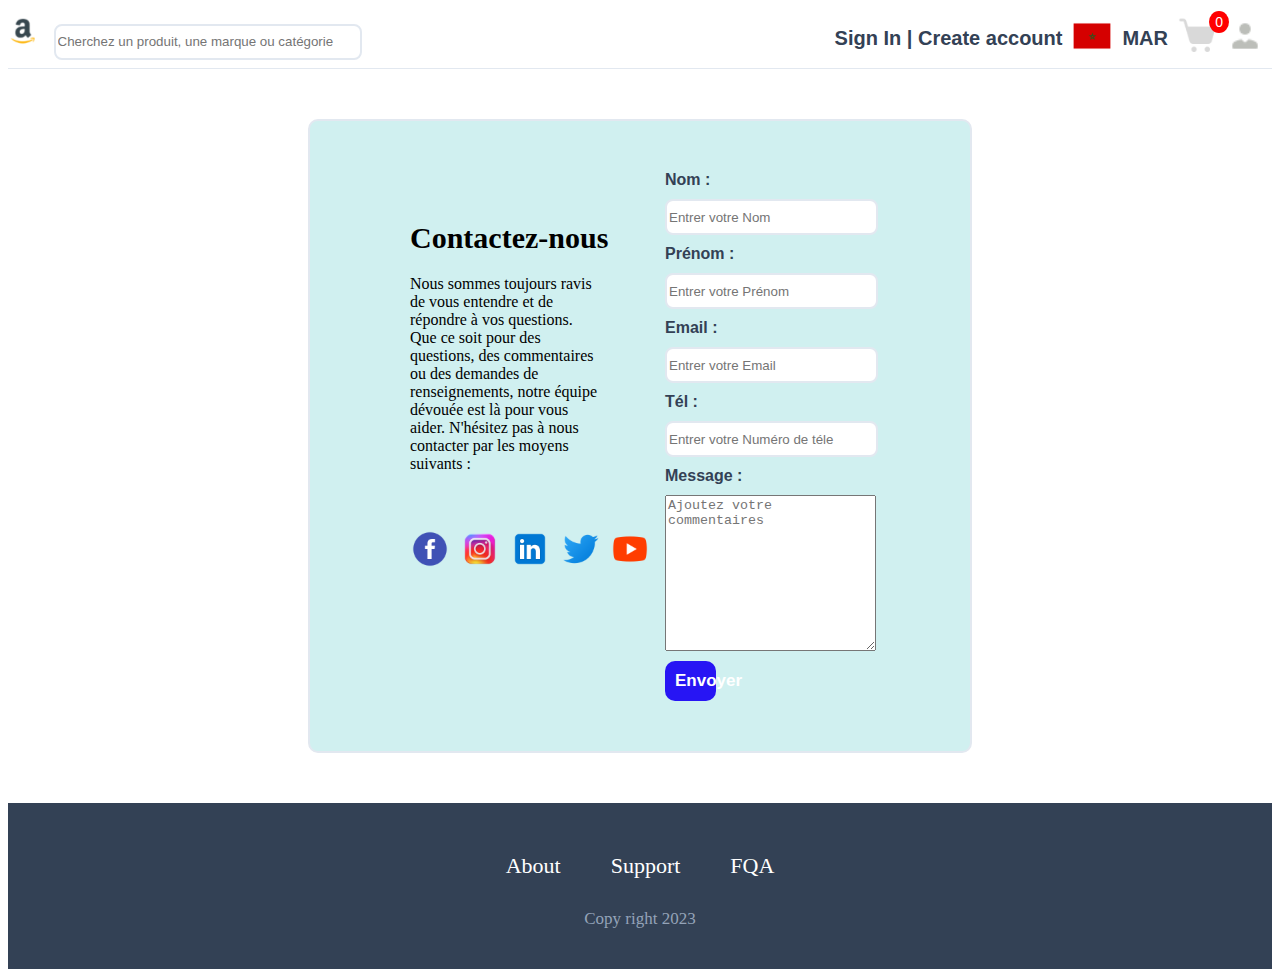
<file: contact.html>
<!DOCTYPE html>
<html lang="en">

<head>
    <meta charset="UTF-8">
    <meta name="viewport" content="width=device-width, initial-scale=1.0">
    <link rel="stylesheet" href="contact.css">
    <title>Contact</title>
</head>

<body>
    <header id="navbar">
        <div class="cadre">
            <div class="header-img">
                <a href="index.html"><img src="./images/Amazon.png" alt="Photo amazon"
                        style="width: 30px; height: 30px;"></a>
                <a href="chercher.html"><input type="text"
                        placeholder="Cherchez un produit, une marque ou catégorie"></a>
            </div>
            <button type="button" id="navbar-toggle" aria-controls="navbar-menu" aria-label="Toggle menu"
                aria-expanded="false">
                <span class="icon-bar"></span>
                <span class="icon-bar"></span>
                <span class="icon-bar"></span>
            </button>
            <div id="navbar-menu" aria-labelledby="navbar-toggle">
                <ul class="navbar-links">
                    <li class="navbar-item"><a style="  color: #334155;" class="navbar-link" href="#">Sign In | Create
                            account</a></li>
                    <div style="display: flex; align-items: center; justify-content: center;">
                        <li class="navbar-item"><a class="navbar-link" href="#"><img src="./images/Morocco.png"
                                    alt="Photo de Maroc"></a></li>
                        <p>MAR</p>
                    </div>
                    <div class="notification" style="display: flex; align-items: center; justify-content: center;">

                        <li class="navbar-item"><a class="navbar-link" id="cart-link1"><img
                                    src="./images/Shopping Cart.png" alt="Photo de carte"></a></li>
                        <span class="notification-badge">5</span>
                    </div>

                    <li class="navbar-item"><a href="contact.html" class="navbar-link"><img
                                src="./images/icons8-invité-homme-24.png" alt="Photo de contact"
                                style="width: 100%; height: 100%;"></a></li>
                </ul>
            </div>
        </div>
    </header>

    <main>

        <section>
            <div class="contact-grid">
                <div>
                    <div class="contact-grid-para">
                        <h1>Contactez-nous</h1>
                        <p>Nous sommes toujours ravis de vous entendre et de répondre à vos questions. Que ce soit pour
                            des questions, des commentaires ou des demandes de renseignements, notre équipe dévouée est
                            là pour vous aider.
                            N'hésitez pas à nous contacter par les moyens suivants :</p>

                        <div class="contact-image">
                            <ul class="items-contact">
                                <li><a href="https://www.facebook.com/Amazon/"><img src="./images/image 1.png"
                                            alt="Photo de fb"></a></li>
                                <li><a href="https://www.instagram.com/amazon/"><img src="./images/image 2.png"
                                            alt="Photo de insta"></a></li>
                                <li><a href="https://www.linkedin.com/uas/login?session_redirect=%2Fcompany%2F1586%2F"><img
                                            src="./images/image 3.png" alt="Photo de linkdIN"></a></li>
                                <li><a href="https://twitter.com/amazonnews"><img src="./images/image 4.png"
                                            alt="Photo de Twitter"></a></li>
                                <li><a href="https://www.youtube.com/amazonnews"><img src="./images/image 5.png"
                                            alt="Photo de youtube"></a></li>
                            </ul>
                        </div>
                    </div>
                </div>

                <div>
                    <form>
                        <label for="name">Nom :</label>
                        <input type="text" id="nom" name="name" placeholder="Entrer votre Nom" >

                        <label for="prenom">Prénom :</label>
                        <input type="text" id="prenom" name="prenom" placeholder="Entrer votre Prénom" >

                        <label for="email">Email :</label>
                        <input type="email" id="email" name="email" placeholder="Entrer votre Email">

                        <label for="tele">Tél :</label>
                        <input type="number" id="telephone" name="tele" placeholder="Entrer votre Numéro de téle" >

                        <label for="message">Message :</label>
                        <textarea  name="message" placeholder="Ajoutez votre commentaires"
                            required></textarea>

                        <button type="submit">Envoyer</button>
                    </form>
                    <div id="message" style="color: red;"></div>
                </div>

            </div>
        </section>

    </main>

    <footer>
        <ul>
            <li>About</li>
            <li>Support</li>
            <li>FQA</li>
        </ul>
        <p>Copy right 2023</p>
    </footer>

    <script src="index.js"></script>

</body>

</html>
</file>
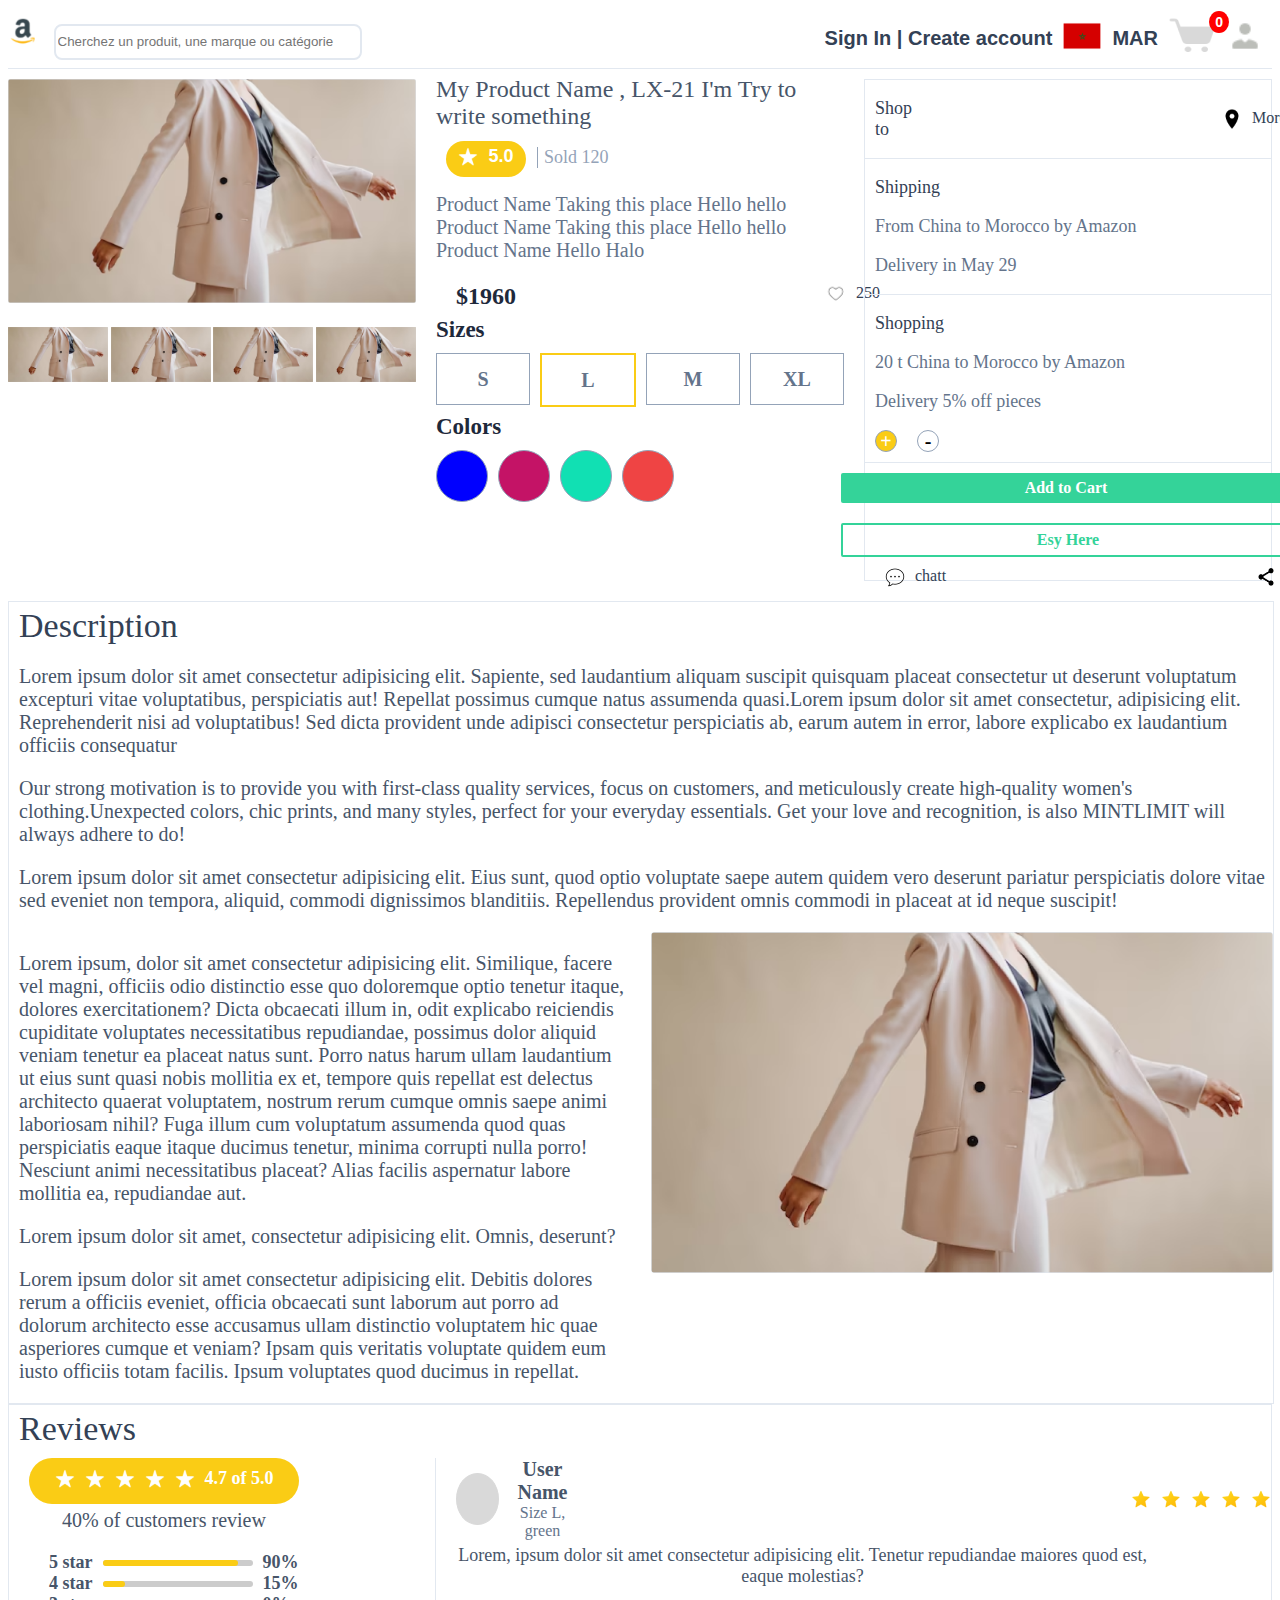
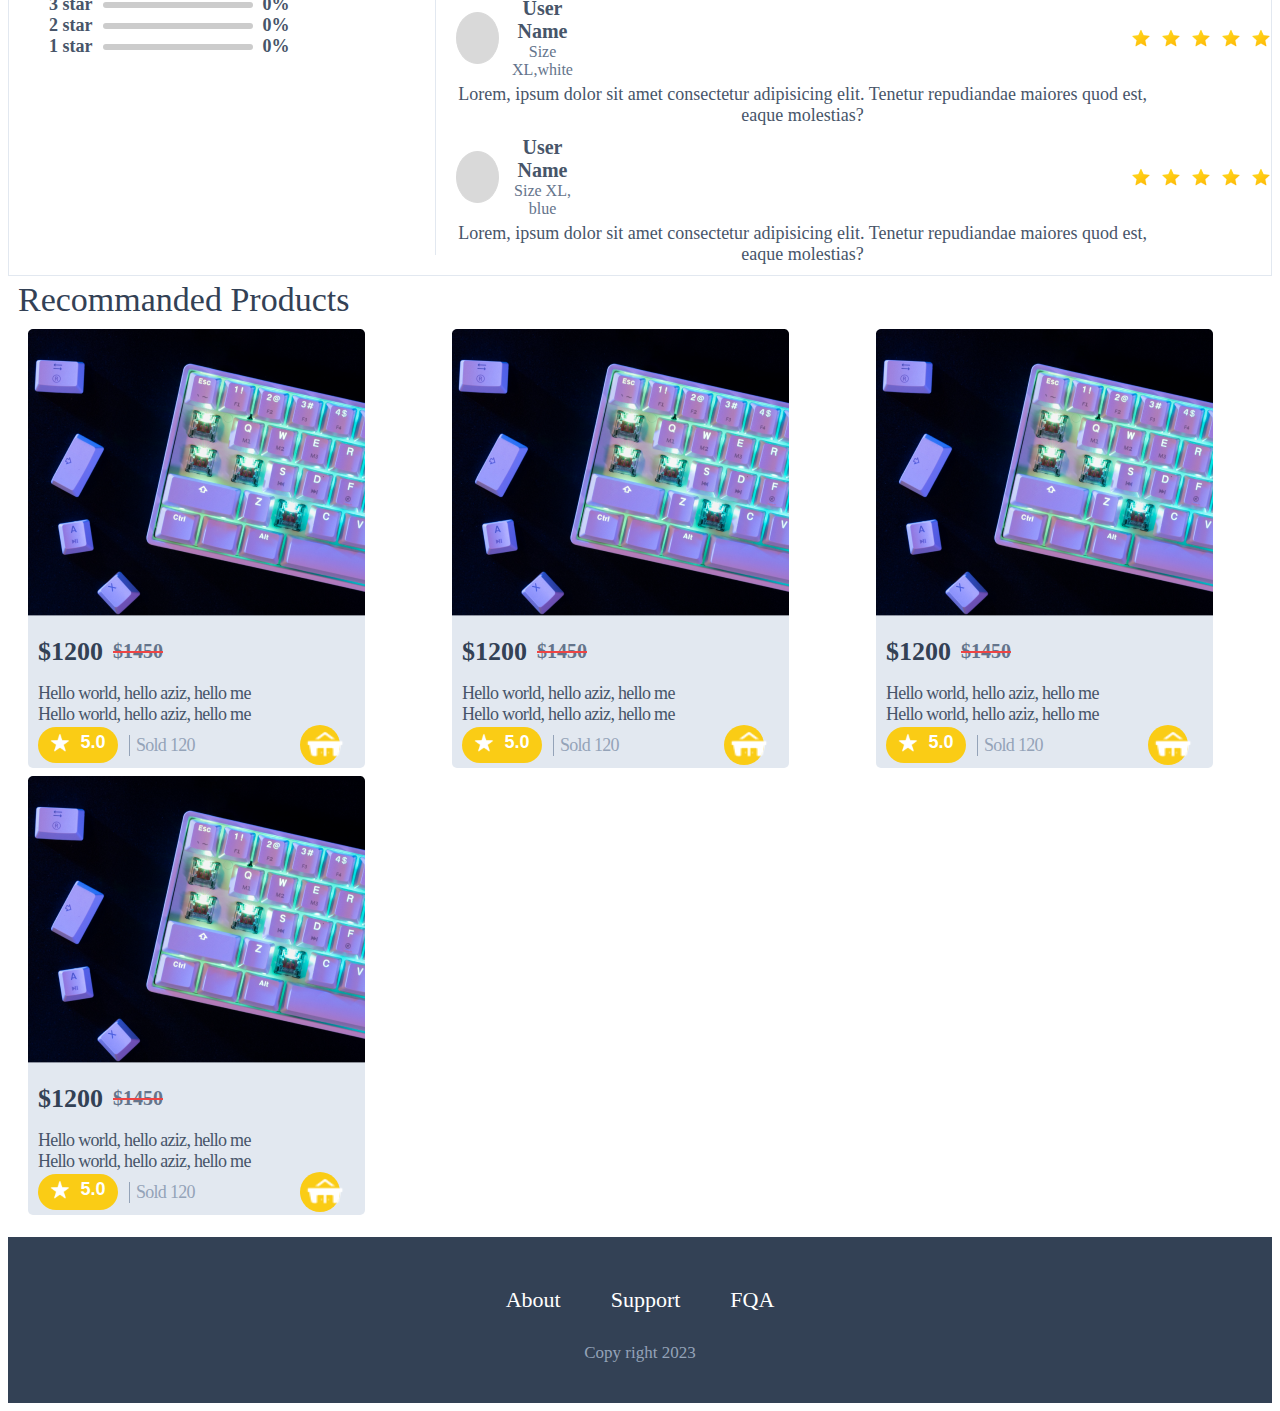
<file: details.html>
<!DOCTYPE html>
<html lang="en">

<head>
    <meta charset="UTF-8">
    <meta name="viewport" content="width=device-width, initial-scale=1.0">
    <link rel="stylesheet" href="page3.css">
    <meta name="description" content="Put your description here.">
    <title>Detail</title>
</head>

<body onload="updateAffichagePanie();">

    <header id="navbar">
        <div class="cadre">
            <div class="header-img">
                <a href="index.html"><img src="./images/Amazon.png" alt="Photo amazon"
                        style="width: 30px; height: 30px;"></a>
                <a href="chercher.html"><input type="text"
                        placeholder="Cherchez un produit, une marque ou catégorie"></a>
            </div>
            <button type="button" id="navbar-toggle" aria-controls="navbar-menu" aria-label="Toggle menu"
                aria-expanded="false">
                <span class="icon-bar"></span>
                <span class="icon-bar"></span>
                <span class="icon-bar"></span>
            </button>
            <div id="navbar-menu" aria-labelledby="navbar-toggle">
                <ul class="navbar-links">
                    <li class="navbar-item"><a style="  color: #334155;" class="navbar-link" href="#">Sign In | Create
                            account</a></li>
                    <div style="display: flex; align-items: center; justify-content: center;">
                        <li class="navbar-item"><a class="navbar-link" href="#"><img src="./images/Morocco.png"
                                    alt="Photo de Maroc"></a></li>
                        <p>MAR</p>
                    </div>
                    <div class="notification" style="display: flex; align-items: center; justify-content: center;">
                        
                        <li class="navbar-item"><a class="navbar-link" id="cart-link1"><img
                                    src="./images/Shopping Cart.png" alt="Photo de carte"></a></li>
                                    <span class="notification-badge">5</span>
                    </div>
                    <li class="navbar-item"><a href="contact.html" class="navbar-link"><img
                                src="./images/icons8-invité-homme-24.png" alt="Photo de contact"
                                style="width: 100%; height: 100%;"></a></li>
                </ul>
            </div>
        </div>
    </header>

    <div class="page2">
        <div class="list-item">
            <img style="max-width: 100%; margin-top: 10px;margin-bottom: 20px;" src="./images/Rectangle 4.png"
                alt="Photo de Ellipse">
            <div class="sty-carre">
                <div class="carre"><img style="max-width: 100%; max-height: 100%;" src="./images/Rectangle 4.png"
                        alt="Photo de Veste"></div>
                <div class="carre"><img style="max-width: 100%; max-height: 100%;" src="./images/Rectangle 4.png"
                        alt="Photo de Veste"></div>
                <div class="carre"><img style="max-width: 100%; max-height: 100%;" src="./images/Rectangle 4.png"
                        alt="Photo de Veste"></div>
                <div class="carre"><img style="max-width: 100%; max-height: 100%;" src="./images/Rectangle 4.png"
                        alt="Photo de Veste"></div>
            </div>
        </div>
        <div class="chercher">
            <p>My Product Name , LX-21 I'm Try to write something </p>
            <div class="case">
                <div class="petit-reg1">
                    <div class="star6">
                        <img src="./images/Star.png" alt="Photo de star">
                        <span>5.0</span>
                    </div>
                </div>
                <p
                    style="margin-left: 1px; font-size:large; color: #94A3B8; border-left: 1px solid #94A3B8; padding-left: 6px;">
                    Sold 120</p>
            </div>
            <div class="para">
                <p>Product Name Taking this place Hello hello
                    Product Name Taking this place Hello hello
                    Product Name Hello Halo
                </p>
            </div>
            <div class="love">
                <h1>$1960</h1>
                <div class="pic" style="display: inline-flex;">
                    <img src="./images/image 8.png" alt="Photo de star">
                    <p style="font-size: 16px; margin-top: 0; margin-bottom: 0;">250</p>
                </div>
            </div>
            <div>
                <p style="font-size: 23px;font-weight: bold; color: #1E293B;">Sizes</p>
                <div class="carre-taille">
                    <div class="carreS">S</div>
                    <div class="carreL">L</div>
                    <div class="carreS">M</div>
                    <div class="carreS">XL</div>
                </div>

                <p style="font-size: 23px;font-weight: bold; color: #1E293B;">Colors</p>
                <div class="sty-carre1">
                    <div class="cercle" style="background-color: blue;"></div>
                    <div class="cercle" style="background-color: rgb(196, 19, 102);"></div>
                    <div class="cercle" style="background-color: rgb(17, 224, 179);"></div>
                    <div class="cercle" style="background-color: #EF4444;"></div>
                </div>
            </div>
        </div>
        <div class="list-item" style="border: 1px solid #E2E8F0; margin-top: 10px;height: 500px;">
            <div class="love" style="border-bottom: 1px solid #E2E8F0;">
                <p>Shop to</p>
                <div class="pic" style="display: inline-flex;">
                    <img src="./images/image 28.png" alt="Photo de star">
                    <p style="font-size: 16px; margin-top: 0; margin-bottom: 0;">Morocco</p>
                </div>
            </div>
            <div class="pageDet" style="border-bottom: 1px solid #E2E8F0;">
                <p style=" color: #334155; font-family: Expletus Sans; font-size: large; margin-left: 10px;">Shipping
                </p>
                <p>From China to Morocco by Amazon</p>
                <p>Delivery in May 29</p>
            </div>
            <div class="pageDet" style="border-bottom: 1px solid #E2E8F0;">
                <p style=" color: #334155; font-family: Expletus Sans; font-size: large; margin-left: 10px;">Shopping
                </p>
                <p>20 t China to Morocco by Amazon</p>
                <p>Delivery 5% off pieces</p>
                <div class="sty-carre1">
                    <div class="cercle2" style="background-color: #FACC15; color: white; ">+</div>
                    <div class="cercle2">-</div>
                </div>
            </div>
            <div class="pageDet">
                <div style="justify-content: center; align-items: center; display: grid;">
                    <div  class="shopping-mall" style="background-color: #34D399; color: white;">Add to Cart</div>
                    <div class="shopping-mall" style="border: 2px solid #34D399 ; color:#34D399 ;">Esy Here</div>
                </div>
            </div>
            <div class="love">
                <div class="pic" style="display: inline-flex;">
                    <img style="margin-left: 20px;" src="./images/image 11.png" alt="Photo de SHARE">
                    <p style="font-size: 16px; margin-top: 0; margin-bottom: 0;">chatt</p>
                </div>
                <div class="pic" style="display: inline-flex;">
                    <img src="./images/image 10.png" alt="Photo de SHARE">
                    <p style="font-size: 16px; margin-top: 0; margin-bottom: 0;">share</p>
                </div>
            </div>
        </div>

    </div>
    <div class="description">
        <h1>Description</h1>
        <p>Lorem ipsum dolor sit amet consectetur adipisicing elit. Sapiente, sed laudantium aliquam suscipit quisquam
            placeat consectetur ut deserunt
            voluptatum excepturi vitae voluptatibus, perspiciatis aut! Repellat possimus cumque natus assumenda
            quasi.Lorem ipsum dolor sit amet consectetur, adipisicing elit. Reprehenderit nisi ad voluptatibus! Sed
            dicta provident unde adipisci consectetur perspiciatis ab, earum autem in error, labore explicabo ex
            laudantium officiis consequatur
        </p>
        <p>Our strong motivation is to provide you with first-class quality services, focus on customers, and
            meticulously create high-quality women's clothing.Unexpected colors, chic prints, and many styles, perfect
            for your everyday essentials.
            Get your love and recognition, is also MINTLIMIT will always adhere to do!</p>
        <p>Lorem ipsum dolor sit amet consectetur adipisicing elit. Eius sunt, quod optio voluptate saepe autem quidem
            vero deserunt pariatur perspiciatis dolore vitae sed eveniet non tempora, aliquid, commodi dignissimos
            blanditiis. Repellendus provident omnis commodi in placeat at id neque suscipit!</p>
        <div class="desc-image">
            <div>
                <p>Lorem ipsum, dolor sit amet consectetur adipisicing elit. Similique, facere vel magni, officiis odio
                    distinctio esse quo doloremque optio tenetur itaque, dolores exercitationem? Dicta obcaecati illum
                    in, odit explicabo reiciendis cupiditate voluptates necessitatibus repudiandae, possimus dolor
                    aliquid veniam tenetur ea placeat natus sunt. Porro natus harum ullam laudantium ut eius sunt quasi
                    nobis mollitia ex et, tempore quis repellat est delectus architecto quaerat voluptatem, nostrum
                    rerum cumque omnis saepe animi laboriosam nihil? Fuga illum cum voluptatum assumenda quod quas
                    perspiciatis eaque itaque ducimus tenetur, minima corrupti nulla porro! Nesciunt animi
                    necessitatibus placeat? Alias facilis aspernatur labore mollitia ea, repudiandae aut.</p>
                <p>Lorem ipsum dolor sit amet, consectetur adipisicing elit. Omnis, deserunt?</p>
                <p>Lorem ipsum dolor sit amet consectetur adipisicing elit. Debitis dolores rerum a officiis eveniet,
                    officia obcaecati sunt laborum aut porro ad dolorum architecto esse accusamus ullam distinctio
                    voluptatem hic quae asperiores cumque et veniam? Ipsam quis veritatis voluptate quidem eum iusto
                    officiis totam facilis. Ipsum voluptates quod ducimus in repellat.</p>
            </div>
            <img style="max-width: 100%;" src="./images/Rectangle 4.png" alt="Photo de SHARE">
        </div>
    </div>
    <div style="border: 1px solid #E2E8F0;">
        <div class="review">
            <h1>Reviews</h1>
        </div>

        <div class="desc-image1" style="margin-top: 10px; margin-left: 20px;">
            <div style="border-right: 1px solid #E2E8F0; margin-bottom: 20px;">
                <div class="petit-reg">
                    <div class="star5">
                        <img src="./images/Star.png" alt="Photo de star">
                        <img src="./images/Star.png" alt="Photo de star">
                        <img src="./images/Star.png" alt="Photo de star">
                        <img src="./images/Star.png" alt="Photo de star">
                        <img src="./images/Star.png" alt="Photo de star">
                        <span>4.7 of 5.0</span>
                    </div>
                    <p>40% of customers review</p>
                    <div class="pourcentage">
                        <span>5 star</span>
                        <div class="bar">
                            <div class="progress-container">
                                <div class="progress-bar" style="width: 90%;"></div>
                            </div>
                        </div>
                        <span>90%</span>

                    </div>

                    <div class="pourcentage">
                        <span>4 star</span>
                        <div class="bar">
                            <div class="progress-container">
                                <div class="progress-bar" style="width: 15%;"></div>
                            </div>
                        </div>
                        <span>15%</span>

                    </div>
                    <div class="pourcentage">
                        <span>3 star</span>
                        <div class="bar">
                            <div class="progress-container">
                                <div class="progress-bar" style="width: 0%;"></div>
                            </div>
                        </div>
                        <span>0%</span>

                    </div>
                    <div class="pourcentage">
                        <span>2 star</span>
                        <div class="bar">
                            <div class="progress-container">
                                <div class="progress-bar" style="width: 0%;"></div>
                            </div>
                        </div>
                        <span>0%</span>

                    </div>
                    <div class="pourcentage">
                        <span>1 star</span>
                        <div class="bar">
                            <div class="progress-container">
                                <div class="progress-bar" style="width: 0%;"></div>
                            </div>
                        </div>
                        <span>0%</span>

                    </div>
                </div>
            </div>


            <div>
                <div class="etoile">
                    <div class="etoile-title">
                        <div class="cercle3" style="background-color: #D9D9D9;"></div>
                        <div class="contenu-title-para">
                            <span>User Name</span>
                            <p>Size L, green</p>
                        </div>
                    </div>

                    <div class="star7">
                        <img src="./images/image 13.png" alt="Photo de star">
                        <img src="./images/image 13.png" alt="Photo de star">
                        <img src="./images/image 13.png" alt="Photo de star">
                        <img src="./images/image 13.png" alt="Photo de star">
                        <img src="./images/image 13.png" alt="Photo de star">
                    </div>

                </div>
                <p
                    style="color: #475569;font-family: inter;font-size: 18px;font-weight: 400;margin-left: 0px; margin-top: 5px; margin-bottom: 10px; width: 85%;">
                    Lorem, ipsum dolor sit amet consectetur adipisicing elit. Tenetur repudiandae maiores quod est,
                    eaque molestias? </p>


                <div class="etoile">
                    <div class="etoile-title">
                        <div class="cercle3" style="background-color: #D9D9D9;"></div>
                        <div class="contenu-title-para">
                            <span>User Name</span>
                            <p>Size XL,white </p>
                        </div>
                    </div>

                    <div class="star7">
                        <img src="./images/image 13.png" alt="Photo de star">
                        <img src="./images/image 13.png" alt="Photo de star">
                        <img src="./images/image 13.png" alt="Photo de star">
                        <img src="./images/image 13.png" alt="Photo de star">
                        <img src="./images/image 13.png" alt="Photo de star">
                    </div>

                </div>
                <p
                    style="color: #475569;font-family: inter;font-size: 18px;font-weight: 400;margin-left: 0px; margin-top: 5px; margin-bottom: 10px; width: 85%">
                    Lorem, ipsum dolor sit amet consectetur adipisicing elit. Tenetur repudiandae maiores quod est,
                    eaque molestias? </p>

                <div class="etoile">
                    <div class="etoile-title">
                        <div class="cercle3" style="background-color: #D9D9D9;"></div>
                        <div class="contenu-title-para">
                            <span>User Name</span>
                            <p>Size XL, blue</p>
                        </div>
                    </div>

                    <div class="star7">
                        <img src="./images/image 13.png" alt="Photo de star">
                        <img src="./images/image 13.png" alt="Photo de star">
                        <img src="./images/image 13.png" alt="Photo de star">
                        <img src="./images/image 13.png" alt="Photo de star">
                        <img src="./images/image 13.png" alt="Photo de star">
                    </div>

                </div>
                <p
                    style="color: #475569;font-family: inter;font-size: 18px;font-weight: 400;margin-left: 0; margin-top: 5px; margin-bottom: 10px;margin-left: 0; width: 85%">
                    Lorem, ipsum dolor sit amet consectetur adipisicing elit. Tenetur repudiandae maiores quod est,
                    eaque molestias?</p>

            </div>

        </div>
    </div>

    <div class="Recommanded">
        <h1>Recommanded Products</h1>
    </div>
    <div class="container1">
        <div class="rectangle2">
            <a href="details.html"><img src="./images/key.png" alt="Photo de Clavier"></a>
            <div class="title">
                <h2>$1200</h2>
                <h3 style="text-decoration: line-through; text-decoration-color: #EF4444;">$1450</h3>
            </div>
            <p>Hello world, hello aziz, hello me</p>
            <p>Hello world, hello aziz, hello me</p>
            <div class="case">
                <div class="petit-reg1">
                    <div class="star6">
                        <img src="./images/Star.png" alt="Photo de star">
                        <span>5.0</span>
                    </div>
                </div>
                <p
                    style="margin-left: 1px; font-size:large; color: #94A3B8; border-left: 1px solid #94A3B8; padding-left: 6px;">
                    Sold 120</p>
                <div class="rec-cercle1">
                    <img src="./images/Shopping Mall.png" alt="Photo Mall" class="shopping-mall">
                </div>
            </div>
        </div>
        <div class="rectangle2">
            <a href="details.html"><img src="./images/key.png" alt="Photo de Clavier"></a>
            <div class="title">
                <h2>$1200</h2>
                <h3 style="text-decoration: line-through; text-decoration-color: #EF4444;">$1450</h3>
            </div>
            <p>Hello world, hello aziz, hello me</p>
            <p>Hello world, hello aziz, hello me</p>
            <div class="case">
                <div class="petit-reg1">
                    <div class="star6">
                        <img src="./images/Star.png" alt="Photo de star">
                        <span>5.0</span>
                    </div>
                </div>
                <p
                    style="margin-left: 1px; font-size:large; color: #94A3B8; border-left: 1px solid #94A3B8; padding-left: 6px;">
                    Sold 120</p>
                <div class="rec-cercle1">
                    <img src="./images/Shopping Mall.png" alt="Photo Mall" class="shopping-mall">
                </div>
            </div>
        </div>

        <div class="rectangle2">
            <a href="details.html"><img src="./images/key.png" alt="Photo de Clavier"></a>
            <div class="title">
                <h2>$1200</h2>
                <h3 style="text-decoration: line-through; text-decoration-color: #EF4444;">$1450</h3>
            </div>
            <p>Hello world, hello aziz, hello me</p>
            <p>Hello world, hello aziz, hello me</p>
            <div class="case">
                <div class="petit-reg1">
                    <div class="star6">
                        <img src="./images/Star.png" alt="Photo de star">
                        <span>5.0</span>
                    </div>
                </div>
                <p
                    style="margin-left: 1px; font-size:large; color: #94A3B8; border-left: 1px solid #94A3B8; padding-left: 6px;">
                    Sold 120</p>
                <div class="rec-cercle1">
                    <img src="./images/Shopping Mall.png" alt="Photo Mall" class="shopping-mall">
                </div>
            </div>
        </div>
        <div class="rectangle2">
            <a href="details.html"><img src="./images/key.png" alt="Photo de Clavier"></a>
            <div class="title">
                <h2>$1200</h2>
                <h3 style="text-decoration: line-through; text-decoration-color: #EF4444;">$1450</h3>
            </div>
            <p>Hello world, hello aziz, hello me</p>
            <p>Hello world, hello aziz, hello me</p>
            <div class="case">
                <div class="petit-reg1">
                    <div class="star6">
                        <img src="./images/Star.png" alt="Photo de star">
                        <span>5.0</span>
                    </div>
                </div>
                <p
                    style="margin-left: 1px; font-size:large; color: #94A3B8; border-left: 1px solid #94A3B8; padding-left: 6px;">
                    Sold 120</p>
                <div class="rec-cercle1">
                    <img src="./images/Shopping Mall.png" alt="Photo Mall" class="shopping-mall">
                </div>
            </div>
        </div>
    </div>

    <footer>
        <ul>
            <li>About</li>
            <li>Support</li>
            <li>FQA</li>
        </ul>
        <p>Copy right 2023</p>
    </footer>
    <!-------------------------------------side bare------------------------------------------------->
    <section>
        <div id="sidebar1" class="sidebar-hidden1">
            <h1>Products</h1>
            <div class="total-globale">
                <h3>Total :</h3>
                <p id="globalTotal">0</p>
            </div>

            <div class="lien-card">
                <a href="cart.html">voir details > </a>
            </div>


        </div>

    </section>
    <script src="index.js"></script>


</body>

</html>
</file>
<file: style.css>
body,
h2,
ul,
li,
p {
  margin: 0;
  padding: 0;
}

/* Styles généraux */
body {
  font-family: Arial, sans-serif;
  background-color: white;
}

.cadre {
  border-bottom: 1px solid #E2E8F0;
  justify-content: space-between;
  align-items: center;
  display: flex;
  height: 60px;
  flex-shrink: 0;
  font-size: 20px;
}

.cadre ul {
  margin-right: 10px;
  list-style: none;
  margin-top: 20px;
}

.cadre li {
  display: inline;
}

.cadre a {
  margin-right: 10px;
  text-decoration: none;
  color: #334155;
  font-weight: bold;
}

.cadre p {
  margin-right: 10px;
  color: #334155;
  font-weight: bold;
}


.header-img img {
  width: 40px;
  height: 40px;
}

.cadre img {
  width: 40px;
  height: 40px;
}


.navbar-link {
  color: var(--navbar-text-color);
  text-decoration: none;
}



#navbar-toggle {
  cursor: pointer;
  border: none;
  background-color: transparent;
  display: none;
  align-items: center;
  justify-content: center;
  flex-direction: column;
}

.icon-bar {
  display: block;
  width: 25px;
  height: 4px;
  margin: 2px;
  background-color: black;
}

.notification {
  position: relative;
}

.notification img {
  width: 50px;
}

.notification-badge {
  position: absolute;
  top: -5px;
  right: -1px;
  background-color: red;
  color: white;
  border-radius: 50%;
  padding: 3px 6px;
  font-size: 14px;
}

.navbar-links {
  display: flex;
  justify-content: space-between;
  align-items: center;
  list-style: none;

}

input {
  width: 300px;
  height: 30px;
  border-radius: 8px;
  border: 2px solid #E2E8F0;
}


table {
  border-collapse: collapse;
  margin-top: 10px;
  margin-left: 20px;
  width: 450px;
  height: 565px;


}

td {
  display: flex;
  align-items: center;
  border: 1px solid #E2E8F0;
  height: 53px;
  border-radius: 2px;
  width: 400px;
  color: #94A3B8;


}

td img {
  max-width: 100%;
  height: auto;
  display: block;
  gap: 10px;
}

.contenu {
  display: grid;
  grid-template-columns: 1fr 2fr;
  
}

.contenu img {
  border-radius: 5px;
  border: 1px;

}

.picture img {
  width: 20px;
  height: 20px;
  position: absolute;
  top: 600px;
}


h1 {
  margin-left: 20px;
  font-family: Inter;
  font-size: 34px;
  font-weight: 500;
  line-height: 42px;
  letter-spacing: 0em;
  text-align: left;
  color: #334155;
}

h2 {
  font-size: 26px;
  font-family: Inter;
  font-weight: 800;
  letter-spacing: 0em;
  color: #334155;

}

h3 {
  font-size: 20px;
  font-family: Inter;
  font-weight: 600;
  letter-spacing: 0em;
  color: #64748B;

}

.rectangle {
  margin-left: 20px;
  width: 404px;
  height: 469px;
  top: 46px;
  border-radius: 5px;
  background-color: #E2E8F0;
}

.petit-reg {
  margin-left: 10px;
  width: 100px;
  height: 36px;
  border-radius: 25px;
  background-color: #FACC15;

}

.petit-reg1 {
  margin-left: 10px;
  width: 80px;
  height: 36px;
  border-radius: 25px;
  background-color: #FACC15;

}

.rec-cercle {
  margin-left: 150px;
  margin-right: 10px;
  width: 39px;
  height: 39px;
  border-radius: 25px;
  background-color: #FACC15;

}

.rec-cercle1 {
  margin-left: 95px;
  margin-right: 10px;
  width: 40px;
  height: 40px;
  border-radius: 25px;
  background-color: #FACC15;

}

.rec-cercle1 img {
  max-width: 100%;
  margin-top: 6px;
  margin-left: 5px;
}

.rec-cercle img {
  max-width: 100%;
  margin-top: 6px;
  margin-left: 6px;
}

.petit-reg img {
  max-width: 80%;

}

.rectangle p {
  margin-bottom: 3px;
  margin-left: 10px;
  font-family: Inter;
  font-size: 20px;
  font-weight: 400;
  letter-spacing: -0.04em;
  color: #475569;

}

.rectangle2 p {
  margin-bottom: 1px;
  margin-left: 10px;
  font-family: Inter;
  font-size: 18px;
  font-weight: 400;
  letter-spacing: -0.04em;
  color: #475569;

}




.container {
  display: grid;
  grid-template-columns: repeat(4, 1fr);
  gap: 20px;
}

.container1 {
  display: grid;
  grid-template-columns: repeat(4, 1fr);
  gap: 8px;
}

.title {
  align-items: center;
  margin-left: 10px;
  display: flex;
  gap: 10px;
}

span {
  font-size: 24px;
  font-weight: 400;
  color: #f0f0f0;
}

.star5 {
  padding-top: 5px;
  justify-content: center;
  align-items: center;
  display: flex;
  gap: 10px;
}

.star6 {
  padding-top: 5px;
  justify-content: center;
  align-items: center;
  display: flex;
  gap: 10px;
}

.case {
  align-items: center;
  display: flex;
  gap: 10px;


}

.rectangle2 {
  width: 337px;
  height: 439px;
  top: 56px;
  margin-left: 20px;
  border-radius: 5px;
  background-color: #E2E8F0;
}

.load {
  width: 100%;
  display: flex;
  justify-content: center;
  margin-top: 40px;
}

footer {
  background-color: #334155;
  text-align: center;
  width: 100%;
  height: 166px;

}

footer li {
  margin-top: 50px;
  list-style: none;
}

footer ul {
  display: flex;
  gap: 50px;
  justify-content: center;
  color: white;
  font-family: Inter;
  font-size: 22px;
  font-weight: 400;
  letter-spacing: 0em;
}

footer p {
  margin-top: 30px;
  color: #94A3B8;
  font-family: Inter;
  font-size: 17px;

}

main {
  padding-bottom: 210px;
  width: 100%;

}

/*************************CSS SIDEBAR*********************************/
.lien-card a {
  color: #334155;
  margin-left: 390px;
  font-size: 16px;
  font-weight: 400;
  text-decoration: none;
}

.sidebar-hidden1 {
  display: none;
  width: 300px;
  height: 600px;
  position: relative;
  right: 10px;

}

.carre1 {
  position: absolute;
  width: 130px;
  height: 100px;


}

.sty-carre-bar {
  display: flex;
  gap: 100px;

}

.cart-component1 {
  display: flex;
  gap: 20px;
  justify-content: center;
}


h1 {
  font-family: Inter;
  font-size: 32px;
  font-weight: bold;
  color: #334155;
  margin-top: 5px;
  margin-bottom: 10px;
  margin-left: 20px;

}

.total h2 {
  font-family: Inter;
  font-size: 24px;
  font-weight: bold;
  color: rgb(140, 24, 24);
  margin-bottom: 2px;
  margin-left: 10px;
  display: none;

}

.total p {
  font-size: 18px;
  align-items: center;
  font-weight: 700;
  margin-top: 0px;
  display: none;
}



.cart-component-info1 h1 {
  font-family: Inter;
  font-size: 20px;
  font-weight: 300;
  color: #334155;
  margin-top: 0px;
  margin-bottom: 2px;

}

.cart-component-info1 p {
  font-family: Inter;
  font-size: 16px;
  font-weight: 500;
  color: #334155;
  margin-bottom: 2px;

}

.cart-component-info1 span {
  font-family: Inter;
  font-size: 18px;
  font-weight: 700;
  color: #334155;
}

.love1 {
  display: flex;
  gap: 80px;
  align-items: center;
}

.love1 p {
  margin-top: 0px;
}

.love2 {
  display: flex;
  gap: 50px;
  align-items: center;
}

.pic1 img {
  width: 20px;
  height: 20px;
}

.cercle2 {
  width: 20px;
  height: 20px;
  border: 1px solid #94A3B8;
  display: flex;
  align-items: center;
  justify-content: center;
  font-family: Inter;
  font-size: 20px;
  font-weight: 700;
  border-radius: 100%;
  margin-bottom: 10px;
}


.card-component-hex1 {
  border: 1px solid #E2E8F0;
  margin-top: 10px;
  padding-bottom: 20px;
}

#sidebar1 {
  position: absolute;
  top: 80px;
  right: 10px;

  background-color: #F5F5F5;
  border-radius: 10px;

}

.total {
  justify-content: center;
  align-items: center;
  display: flex;
  gap: 30px;
  margin-top: 10px;

}

.total-globale h3 {
  font-family: Inter;
  font-size: 24px;
  font-weight: bold;
  color: rgb(140, 24, 24);

}

.total-globale p {
  font-size: 18px;
  font-weight: 700;
}


.total-globale {
  display: flex;
  gap: 10px;
  justify-content: center;
  align-items: center;
}


/***nav bar**/

.icon-bar {
  display: block;
  width: 25px;
  height: 4px;
  margin: 2px;
  background-color: var(--navbar-text-color);
}


.image-veste{
  width: 100%;
}
@media screen and (max-width: 1440px) {

  .picture img {
    display: none;
  }
  

  .container {
    display: grid;
    grid-template-columns: repeat(auto-fit, minmax(400px, 1fr));
    gap: 20px;
  }

  .container1 {
    display: grid;
    grid-template-columns: repeat(auto-fit, minmax(330px, 1fr));

  }
  table {
    border-collapse: collapse;
    margin-top: 10px;
    margin-left: 5px;
    height: 100%;

  }

  td {
    display: flex;
    align-items: center;
    border: 1px solid #E2E8F0;
    border-radius: 2px;
    height: 70%;
    color: #94A3B8;
    font-size: 20px;


  }

  td img {
    width: 40px;
    height: 40px;
    display: block;
    gap: 2px;
  }



}

@media screen and (max-width: 1230px) {
  .contenu {
    display: grid;
    grid-template-columns: repeat(auto-fit, minmax(700px, 1fr));

  }

}



@media screen and (max-width: 700px) {

  .cadre img {
    width: 50px;
    height: 50px;
  }


  #navbar-toggle,
  #navbar-toggle[aria-expanded="true"] {
    display: block;
    margin-left: auto;
    margin-top: 10px;

  }


  #navbar-menu,
  #navbar-toggle[aria-expanded="true"] #navbar-menu {
    visibility: visible;
    opacity: 1;
    position: static;
    display: none;
    height: 100%;


  }

  .navbar-links,
  #navbar-toggle[aria-expanded="true"] #navbar-menu .navbar-links {
    list-style: none;
    position: absolute;
    background-color: var(--navbar-bg-color);
    display: flex;
    flex-direction: column;
    align-items: center;
    right: 0;
    left: 0;
    margin: 1.4rem;
    border-radius: 5px;
    color: #334155;



  }

  :root {
    --navbar-bg-color: rgba(22, 21, 21, 0.4);
    --navbar-text-color: #334155;
    font-weight: bold;

  }

  .cadre {
    display: flex;
  }

  .cadre p {

    color: #334155;
    font-weight: bold;
  }

  #navbar-toggle[aria-expanded="true"]+#navbar-menu {
    background-color: rgba(209, 183, 183, 0.4);
    opacity: 1;
    visibility: visible;
    margin-top: 120px;
    color: #334155;
  }

  .item-td{
    display: none;

}

table {
border-collapse: collapse;
margin-top: 10px;
margin-left: 20px;
width: 100px;



}

td {
display: flex;
align-items: center;
border: 1px solid #E2E8F0;
width: 100px;
height: 53px;
border-radius: 2px;
width: 200px;
color: #94A3B8;
background-color: #f5edce;


}

td img {
width: 30px;
height: auto;
display: flex;
gap: 10px;
}

.contenu {
  display: grid;
  grid-template-columns: repeat(auto-fit, minmax(350px, 1fr));

}

}

@media screen and (max-width: 438px) {

  .rectangle{
    width: 320px;
  }
  .rectangle img{
    max-width: 100%;
  }
  .rec-cercle {
    margin-left: 0px;
  } 
  .rectangle2 {
    margin-left: 0px;
  }

}
</file>
<file: cart.css>
body,
h2,
ul,
li,
p {
  margin: 0;
  padding: 0;
}

/* Styles généraux */
body {
  font-family: Arial, sans-serif;
  background-color: white;
}

.cadre {
  border-bottom: 1px solid #E2E8F0;
  justify-content: space-between;
  align-items: center;
  display: flex;
  height: 60px;
  flex-shrink: 0;
  font-size: 20px;
}

.notification {
  position: relative;
}

.notification img {
  width: 50px;
}

.notification-badge {
  position: absolute;
  top: -5px;
  right: -1px;
  background-color: red;
  color: white;
  border-radius: 50%;
  padding: 3px 6px;
  font-size: 14px;
}
.cadre img {
  width: 40px;
  height: 40px;
}


.cadre ul {
  margin-right: 10px;
  list-style: none;
  margin-top: 20px;
}

.cadre li {
  display: inline;
}

.cadre a {
  margin-right: 10px;
  text-decoration: none;
  color: #334155;
  font-weight: bold;
}

.cadre p {
  margin-right: 10px;
  color: #334155;
  font-weight: bold;
}





.navbar-link {
  color: var(--navbar-text-color);
  text-decoration: none;
}



#navbar-toggle {
  cursor: pointer;
  border: none;
  background-color: transparent;
  display: none;
  align-items: center;
  justify-content: center;
  flex-direction: column;
}

.icon-bar {
  display: block;
  width: 25px;
  height: 4px;
  margin: 2px;
  background-color: black;
}

.navbar-links {
  display: flex;
  justify-content: space-between;
  align-items: center;
  list-style: none;

}

input {
  width: 300px;
  height: 30px;
  border-radius: 8px;
  border: 2px solid #E2E8F0;
}

.cart-grid {
  display: grid;
  grid-template-columns: 2fr 1fr;
  gap: 20px;
}

.carre {
  width: 130px;
  height: 100px;
  background-color: #D9D9D9;

}

.sty-carre {
  display: flex;
  justify-content: space-between;
}

.cart-component {
  display: flex;
  gap: 10px;
  align-items: center;
}



.cart-component-info h1 {
  font-family: Inter;
  font-size: 20px;
  font-weight: 300;
  color: #334155;
  margin-top: 0px;
  margin-bottom: 2px;

}

.cart-component-info p {
  font-family: Inter;
  font-size: 16px;
  font-weight: 500;
  color: #334155;
  margin-bottom: 2px;

}

.cart-component-info span {
  font-family: Inter;
  font-size: 18px;
  font-weight: 700;
  color: #334155;
}

.love {
  display: flex;
  gap: 600px;
  align-items: center;
}

.love1 {
  display: flex;
  gap: 560px;
  align-items: center;
}

.pic img {
  width: 20px;
  height: 20px;
}

.cercle2 {
  width: 20px;
  height: 20px;
  border: 1px solid #94A3B8;
  display: flex;
  align-items: center;
  justify-content: center;
  font-family: Inter;
  font-size: 20px;
  font-weight: 700;
  border-radius: 100%;
  margin-bottom: 10px;
}

.mar p {
  font-family: Inter;
  font-size: 18px;
  font-weight: 500;
  color: #334155;
  margin-bottom: 2px;

}

.mar {
  border: 1px solid #E2E8F0;
  margin-top: 20px;

}

.card-component-hex {
  border: 1px solid #E2E8F0;
  margin-top: 10px;
  padding-bottom: 20px;
}

.Delivery {
  display: flex;
  gap: 295px;
}

.Delivery span,
.Delivery p {
  font-family: Inter;
  font-size: 20px;
  font-weight: 500;
  color: #334155;
  margin-left: 10px;
}

.Shopping {
  display: flex;
  gap: 250px;
}

.Shopping span,
.Shopping p {
  font-family: Inter;
  font-size: 20px;
  font-weight: 500;
  color: #334155;
  margin-left: 10px;
  margin-bottom: 40px;
}

.total {
  display: flex;
  align-items: center;
  gap: 305px;
  margin-top: 20px;

}

.total span,
.total p {
  font-family: Inter;
  font-size: 24px;
  font-weight: bold;
  text-align: left;
  color: #334155;
  margin-left: 10px;
}

.Summary h1 {
  font-family: Inter;
  font-size: 24px;
  font-weight: bold;
  text-align: left;
  color: #334155;
  margin-left: 10px;
}

.Summary {
  margin-top: 20px;
  border: 1px solid #E2E8F0;
}

.add {
  margin-top: 10px;
  margin-left: 11px;
  width: 474px;
  height: 30px;
  display: flex;
  align-items: center;
  justify-content: center;
  font-family: Inter;
  font-size: 20px;
  font-weight: 700;
  margin-bottom: 10px;
  border-radius: 3px;
  background-color: #34D399;
  color: white;
  margin-bottom: 30px;
}

.total-border {
  border-bottom: 1px solid #E2E8F0;
}

.Summary span {
  font-family: Inter;
  font-size: 20px;
  font-weight: 500;
  color: #334155;
  margin-left: 10px;
}

.cercle2 {
  cursor: pointer;
}

footer {
  margin-top: 100px;
  background-color: #334155;
  text-align: center;
  width: 100%;
  height: 166px;

}

footer li {
  margin-top: 50px;
  list-style: none;
}

footer ul {
  display: flex;
  gap: 50px;
  justify-content: center;
  color: white;
  font-family: Inter;
  font-size: 22px;
  font-weight: 400;
  letter-spacing: 0em;
}

footer p {
  margin-top: 30px;
  color: #94A3B8;
  font-family: Inter;
  font-size: 17px;

}

.marque input[type="checkbox"] {
  display: none;
}

.marque label::before {
  content: '\2610';
  color: green;
  display: inline-block;
  width: 20px;
  height: 20px;
  margin-right: 5px;
  font-size: 20px;
  line-height: 20px;
  text-align: center;

}

.marque input[type="checkbox"]:checked+label::before {
  content: '\2611';
  color: green;
}



.mar input[type="checkbox"] {
  display: none;
}

.mar label::before {
  content: '\2610';
  color: green;
  display: inline-block;
  width: 20px;
  height: 20px;
  margin-right: 5px;
  font-size: 20px;
  line-height: 20px;
  text-align: center;

}

.mar input[type="checkbox"]:checked+label::before {
  content: '\2611';
  color: green;
}

/***********************************/

/*************************CSS SIDEBAR*********************************/
.lien-card a {
  color: #334155;
  margin-left: 390px;
  font-size: 16px;
  font-weight: 400;
  text-decoration: none;
}

.sidebar-hidden1 {
  display: none;
  width: 300px;
  height: 600px;
  position: relative;
  right: 10px;

}

.carre1 {
  position: absolute;
  width: 130px;
  height: 100px;


}

.sty-carre-bar {
  display: flex;
  gap: 100px;

}

.cart-component1 {
  display: flex;
  gap: 20px;
  
}


h1 {
  font-family: Inter;
  font-size: 32px;
  font-weight: bold;
  color: #334155;
  margin-top: 5px;
  margin-bottom: 10px;
  margin-left: 20px;

}

.total h2 {
  font-family: Inter;
  font-size: 24px;
  font-weight: bold;
  color: rgb(140, 24, 24);
  margin-bottom: 2px;
  margin-left: 10px;
  display: none;

}

.total p {
  font-size: 18px;
  align-items: center;
  font-weight: 700;
  margin-top: 0px;
  display: none;
}



.cart-component-info1 h1 {
  font-family: Inter;
  font-size: 20px;
  font-weight: 300;
  color: #334155;
  margin-top: 0px;
  margin-bottom: 2px;

}

.cart-component-info1 p {
  font-family: Inter;
  font-size: 16px;
  font-weight: 500;
  color: #334155;
  margin-bottom: 2px;

}

.cart-component-info1 span {
  font-family: Inter;
  font-size: 18px;
  font-weight: 700;
  color: #334155;
}

.love1 {
  display: flex;
  gap: 80px;
  align-items: center;
}

.love1 p {
  margin-top: 0px;
}

.love2 {
  display: flex;
  gap: 50px;
  align-items: center;
}

.pic1 img {
  width: 20px;
  height: 20px;
}

.cercle2 {
  width: 20px;
  height: 20px;
  border: 1px solid #94A3B8;
  display: flex;
  align-items: center;
  justify-content: center;
  font-family: Inter;
  font-size: 20px;
  font-weight: 700;
  border-radius: 100%;
  margin-bottom: 10px;
}


.card-component-hex1 {
  border: 1px solid #E2E8F0;
  margin-top: 10px;
  padding-bottom: 20px;
}

#sidebar1 {
  position: absolute;
  top: 80px;
  right: 10px;

  background-color: #F5F5F5;
  border-radius: 10px;

}

.total {
  justify-content: center;
  align-items: center;
  display: flex;
  gap: 30px;
  margin-top: 10px;

}

.total-globale h3 {
  font-family: Inter;
  font-size: 24px;
  font-weight: bold;
  color: rgb(140, 24, 24);

}

.total-globale p {
  font-size: 18px;
  font-weight: 700;
}


.total-globale {
  display: flex;
  gap: 10px;
  justify-content: center;
  align-items: center;
}

@media screen and (max-width: 960px) {
  .cart-grid {
    display: grid;
    grid-template-columns: repeat(auto-fit, minmax(500px, 2fr));
    gap: 20px;
  }


}


@media screen and (max-width: 650px) {

  .cadre img {
    width: 50px;
    height: 50px;
  }

  .header-img img {
    width: 70px;
    height: 40px;
  }


  #navbar-toggle,
  #navbar-toggle[aria-expanded="true"] {
    display: block;
    margin-left: auto;
    margin-top: 10px;

  }


  #navbar-menu,
  #navbar-toggle[aria-expanded="true"] #navbar-menu {
    visibility: visible;
    opacity: 1;
    position: static;
    display: none;
    height: 100%;


  }

  .navbar-links,
  #navbar-toggle[aria-expanded="true"] #navbar-menu .navbar-links {
    list-style: none;
    position: absolute;
    background-color: var(--navbar-bg-color);
    display: flex;
    flex-direction: column;
    align-items: center;
    right: 0;
    left: 0;
    margin: 1.4rem;
    border-radius: 5px;
    color: #334155;



  }

  :root {
    --navbar-bg-color: #D9D9D9;
    --navbar-text-color: #334155;
    font-weight: bold;

  }

  .cadre {
    display: flex;
  }

  .cadre p {

    color: #334155;
    font-weight: bold;
  }

  #navbar-toggle[aria-expanded="true"]+#navbar-menu {
    background-color: rgba(209, 183, 183, 0.4);
    opacity: 1;
    visibility: visible;
    margin-top: 120px;
    color: #334155;
  }


}





/*tablette*/
@media screen and (max-width: 768px) {



  .cart-grid {
    display: grid;
    grid-template-columns: repeat(auto-fit, minmax(500px, 2fr));
    gap: 20px;
  }

  .carre {
    width: 130px;
    height: 100px;
    background-color: #D9D9D9;

  }

  .sty-carre {
    display: flex;
    justify-content: space-between;
  }

  .cart-component {
    display: flex;
    flex-wrap: wrap;
    gap: 10px;
    align-items: center;
  }



  .cart-component-info h1 {
    font-family: Inter;
    font-size: 24px;
    font-weight: 500;
    color: #334155;
    margin-top: 0px;
    margin-bottom: 2px;

  }

  .cart-component-info p {
    font-family: Inter;
    font-size: 18px;
    font-weight: 500;
    color: #334155;
    margin-bottom: 10px;

  }

  .cart-component-info span {
    font-family: Inter;
    font-size: 20px;
    font-weight: 700;
    color: #334155;
  }

  .love {
    display: flex;
    flex-wrap: wrap;
    gap: 100px;
    align-items: center;
  }

  .love2 {
    display: flex;
    flex-wrap: wrap;
    gap: 80px;
    align-items: center;
  }

  .pic img {
    width: 30px;
    height: 30px;
  }

  .cercle2 {
    width: 30px;
    height: 30px;
    border: 1px solid #94A3B8;
    display: flex;
    align-items: center;
    justify-content: center;
    font-family: Inter;
    font-size: 20px;
    font-weight: 700;
    border-radius: 100%;
    margin-bottom: 10px;
  }

  .mar p {
    font-family: Inter;
    font-size: 20px;
    font-weight: 500;
    color: #334155;
    margin-bottom: 2px;

  }

  .mar {
    border: 1px solid #E2E8F0;
    margin-top: 20px;

  }

  .card-component-hex {
    margin-left: auto;
    border: 1px solid #E2E8F0;
    margin-top: 10px;
    padding-bottom: 20px;
  }

  .Delivery {
    display: flex;
    gap: 100px;
  }

  .Delivery span,
  .Delivery p {
    font-family: Inter;
    font-size: 20px;
    font-weight: 500;
    color: #334155;
    margin-left: 10px;
  }

  .Shopping {
    display: flex;
    gap: 100px;
  }

  .Shopping span,
  .Shopping p {
    font-family: Inter;
    font-size: 20px;
    font-weight: 500;
    color: #334155;
    margin-left: 10px;
    margin-bottom: 40px;
  }

  .total {
    display: flex;
    align-items: center;
    gap: 305px;
    margin-top: 20px;

  }

  .total span,
  .total p {
    font-family: Inter;
    font-size: 24px;
    font-weight: bold;
    text-align: left;
    color: #334155;
    margin-left: 10px;
  }

  .Summary h1 {
    font-family: Inter;
    font-size: 24px;
    font-weight: bold;
    text-align: left;
    color: #334155;
    margin-left: 10px;
  }

  .Summary {
    margin-top: 20px;
    border: 1px solid #E2E8F0;
  }

  .add {
    margin-top: 10px;
    margin-left: 11px;
    width: 200px;
    height: 30px;
    display: flex;
    align-items: center;
    justify-content: center;
    font-family: Inter;
    font-size: 20px;
    font-weight: 700;
    margin-bottom: 10px;
    border-radius: 3px;
    background-color: #34D399;
    color: white;
    margin-bottom: 30px;
  }

  .total-border {
    border-bottom: 1px solid #E2E8F0;
  }

  .Summary span {
    font-family: Inter;
    font-size: 20px;
    font-weight: 500;
    color: #334155;
    margin-left: 10px;
  }

  .cercle2 {
    cursor: pointer;
  }



  .marque input[type="checkbox"] {
    display: none;
  }

  .marque label::before {
    content: '\2610';
    color: green;
    display: inline-block;
    width: 20px;
    height: 20px;
    margin-right: 5px;
    font-size: 20px;
    line-height: 20px;
    text-align: center;

  }

  .marque input[type="checkbox"]:checked+label::before {
    content: '\2611';
    color: green;
  }



  .mar input[type="checkbox"] {
    display: none;
  }

  .mar label::before {
    content: '\2610';
    color: green;
    display: inline-block;
    width: 20px;
    height: 20px;
    margin-right: 5px;
    font-size: 20px;
    line-height: 20px;
    text-align: center;

  }

  .mar input[type="checkbox"]:checked+label::before {
    content: '\2611';
    color: green;
  }
}

/*mobile*/
@media screen and (max-width: 425px) {


  .cart-grid {
    display: block;

  }

  .dev {
    margin-left: 10px;
  }

  .carre {
    width: 130px;
    height: 100px;
    background-color: #D9D9D9;

  }

  .sty-carre {
    display: flex;
    justify-content: space-between;
  }

  .cart-component {
    display: flex;
    gap: 10px;
    align-items: center;
  }

  .cart-component-info h1 {
    font-family: Inter;
    font-size: 20px;
    font-weight: 300;
    color: #334155;
    margin-top: 0px;
    margin-bottom: 2px;

  }

  .cart-component-info p {
    font-family: Inter;
    font-size: 16px;
    font-weight: 500;
    color: #334155;
    margin-bottom: 2px;

  }

  .cart-component-info span {
    font-family: Inter;
    font-size: 18px;
    font-weight: 700;
    color: #334155;
  }

  .love {
    display: block;
    gap: 40px;
    align-items: center;
  }

  .love1 {
    display: block;
    gap: 1px;
    align-items: center;
  }



  .pic img {
    width: 20px;
    height: 20px;
  }


  .cercle2 {
    width: 20px;
    height: 20px;
    border: 1px solid #94A3B8;
    display: flex;
    align-items: center;
    justify-content: center;
    font-family: Inter;
    font-size: 20px;
    font-weight: 700;
    border-radius: 100%;
    margin-bottom: 10px;
  }

  .mar p {
    font-family: Inter;
    font-size: 18px;
    font-weight: 500;
    color: #334155;
    margin-bottom: 2px;


  }

  .mar {
    border: 1px solid #E2E8F0;
    margin-top: 20px;
    margin-left: 0px;

  }

  .card-component-hex {
    border: 1px solid #E2E8F0;
    margin-top: 10px;
    padding-bottom: 20px;
  }

  .Delivery {
    display: flex;
    flex-wrap: wrap;
    gap: 100px;
  }

  .Delivery span,
  .Delivery p {
    font-family: Inter;
    font-size: 20px;
    font-weight: 500;
    color: #334155;
    margin-left: 10px;
  }

  .Shopping {
    display: flex;
    flex-wrap: wrap;
    gap: 58px;
  }

  .Shopping span,
  .Shopping p {
    font-family: Inter;
    font-size: 20px;
    font-weight: 500;
    color: #334155;
    margin-left: 10px;
    margin-bottom: 40px;
  }

  .total {
    display: flex;
    flex-wrap: wrap;
    align-items: center;
    gap: 120px;
    margin-top: 20px;

  }

  .total span,
  .total p {
    font-family: Inter;
    font-size: 24px;
    font-weight: bold;
    text-align: left;
    color: #334155;
    margin-left: 10px;

  }

  .Summary h1 {
    font-family: Inter;
    font-size: 24px;
    font-weight: bold;
    text-align: left;
    color: #334155;
    margin-left: 10px;
  }

  .Summary {
    margin-top: 20px;
    border: 1px solid #E2E8F0;

  }



  .add {
    margin-top: 10px;
    width: 150px;
    height: 30px;
    display: flex;
    align-items: center;
    margin-left: 20px;
    justify-content: center;
    font-family: Inter;
    font-size: 20px;
    font-weight: 700;
    margin-bottom: 10px;
    border-radius: 3px;
    background-color: #34D399;
    color: white;
    margin-bottom: 30px;
  }

  .total-border {
    border-bottom: 1px solid #E2E8F0;
  }

  .Summary span {
    font-family: Inter;
    font-size: 20px;
    font-weight: 500;
    color: #334155;
    margin-left: 10px;
  }



  .marque input[type="checkbox"] {
    display: none;

  }

  .marque label::before {
    content: '\2610';
    color: green;
    display: inline-block;
    width: 20px;
    height: 20px;
    margin-right: 5px;
    font-size: 20px;
    line-height: 20px;
    text-align: center;

  }

  .marque input[type="checkbox"]:checked+label::before {
    content: '\2611';
    color: green;
  }



  .mar input[type="checkbox"] {
    display: none;
  }

  .mar label::before {
    content: '\2610';
    color: green;
    display: inline-block;
    width: 20px;
    height: 20px;
    margin-right: 5px;
    font-size: 20px;
    line-height: 20px;
    text-align: center;

  }

  .mar input[type="checkbox"]:checked+label::before {
    content: '\2611';
    color: green;
  }


}
</file>
<file: page2.css>
body,
h2,
ul,
li,
p {
  margin: 0;
  padding: 0;
}

/* Styles généraux */
body {
  font-family: Arial, sans-serif;
  background-color: white;
}

.cadre {
  border-bottom: 1px solid #E2E8F0;
  justify-content: space-between;
  align-items: center;
  display: flex;
  height: 60px;
  flex-shrink: 0;
  font-size: 20px;
}

.cadre ul {
  margin-right: 10px;
  list-style: none;
  margin-top: 20px;
}

.cadre li {
  display: inline;
}

.cadre a {
  margin-right: 10px;
  text-decoration: none;
  color: #334155;
  font-weight: bold;
}

.cadre p {
  margin-right: 10px;
  color: #334155;
  font-weight: bold;
}

.cadre img {
  width: 40px;
  height: 40px;
}


.navbar-link {
  color: var(--navbar-text-color);
  text-decoration: none;
}
.notification {
  position: relative;
}

.notification img {
  width: 50px;
}

.notification-badge {
  position: absolute;
  top: -5px;
  right: -1px;
  background-color: red;
  color: white;
  border-radius: 50%;
  padding: 3px 6px;
  font-size: 14px;
}



#navbar-toggle {
  cursor: pointer;
  border: none;
  background-color: transparent;
  display: none;
  align-items: center;
  justify-content: center;
  flex-direction: column;
}

.icon-bar {
  display: block;
  width: 25px;
  height: 4px;
  margin: 2px;
  background-color: black;
}

.navbar-links {
  display: flex;
  justify-content: space-between;
  align-items: center;
  list-style: none;

}

.cadre input {
  width: 300px;
  height: 30px;
  border-radius: 8px;
  border: 2px solid #E2E8F0;
}


footer {
  background-color: #334155;
  text-align: center;
  width: 100%;
  height: 166px;

}

footer li {
  margin-top: 50px;
  list-style: none;
}

footer ul {
  display: flex;
  gap: 50px;
  justify-content: center;
  color: white;
  font-family: Inter;
  font-size: 22px;
  font-weight: 400;
  letter-spacing: 0em;
}

footer p {
  margin-top: 30px;
  color: #94A3B8;
  font-family: Inter;
  font-size: 17px;

}

.page2 {
  display: grid;
  grid-template-columns: 1fr 3fr;
  gap: 20px;

}

.chercher {
  padding: 20px;
  display: flex;
  gap: 500px;
}

.chercher input {
  margin-right: 20px;
  width: 220px;
  height: 30px;
  border-radius: 8px;
  border: 2px solid #E2E8F0;
  justify-content: center;

}

h1 {
  margin-left: 10px;
  font-family: Inter;
  font-size: 24px;
  font-weight: 500;
  letter-spacing: 0em;
  text-align: left;
  color: #334155;
}

.list-item {
  padding: 20px;
}

.shop {
  margin-bottom: 10px;
  display: flex;
  gap: 20px;
}

.shop p {
  margin-left: 20px;
  font-family: Inter;
  font-size: 24px;
  font-weight: 500;
  letter-spacing: 0em;
  text-align: left;
  color: #64748B;

}

.petit-reg1 {
  margin-left: 10px;
  width: 80px;
  height: 36px;
  border-radius: 25px;
  background-color: #FACC15;

}

.petit-reg img {
  max-width: 80%;

}


.rec-cercle1 {
  margin-left: 95px;
  margin-right: 10px;
  width: 40px;
  height: 40px;
  border-radius: 25px;
  background-color: #FACC15;

}

.rec-cercle1 img {
  max-width: 100%;
  margin-top: 6px;
  margin-left: 5px;
}

.rectangle2 p {
  margin-bottom: 1px;
  margin-left: 10px;
  font-family: Inter;
  font-size: 18px;
  font-weight: 400;
  letter-spacing: -0.04em;
  color: #475569;

}

.container1 {
  display: grid;
  grid-template-columns: repeat(3, 1fr);
  gap: 8px;
}

.title {
  align-items: center;
  margin-left: 10px;
  display: flex;
  gap: 10px;
}

span {
  font-size: 24px;
  font-weight: 400;
  color: #f0f0f0;
}

.star6 {
  padding-top: 5px;
  justify-content: center;
  align-items: center;
  display: flex;
  gap: 10px;
}

.case {
  align-items: center;
  display: flex;
  gap: 10px;


}

.rectangle2 {
  width: 337px;
  height: 439px;
  top: 56px;
  margin-left: 20px;
  border-radius: 5px;
  background-color: #E2E8F0;
}

.load {
  width: 100%;
  display: flex;
  justify-content: center;
  margin-top: 40px;
}

.chercher p {
  color: #475569;
  font-weight: 500;
}

.cadre input {
  width: 300px;
  height: 30px;
  flex-shrink: 0;
  left: 99px;
  border-radius: 8px;
  border: 2px solid #E2E8F0;
}


.marque input[type="checkbox"] {
  display: none;
}

.marque label::before {
  content: '\2610';
  color: green;
  display: inline-block;
  width: 20px;
  height: 20px;
  margin-right: 5px;
  font-size: 20px;
  line-height: 20px;
  text-align: center;

}

.marque input[type="checkbox"]:checked+label::before {
  content: '\2611';
  color: green;
}

.marque-price label {
  color: #475569;
}

.marque-price input[type="range"] {
  filter: sepia(90%) saturate(3200%);
}

/****************SIDE BAR**********/
.lien-card a {
  color: #334155;
  margin-left: 390px;
  font-size: 16px;
  font-weight: 400;
  text-decoration: none;
}

.sidebar-hidden1 {
  display: none;
  width: 300px;
  height: 600px;
  position: relative;
  right: 10px;

}

.carre1 {
  position: absolute;
  width: 130px;
  height: 100px;


}

.sty-carre-bar {
  display: flex;
  gap: 100px;

}

.cart-component1 {
  display: flex;
  gap: 20px;
  justify-content: center;
}


h1 {
  font-family: Inter;
  font-size: 32px;
  font-weight: bold;
  color: #334155;
  margin-top: 5px;
  margin-bottom: 10px;
  margin-left: 20px;

}

.total h2 {
  font-family: Inter;
  font-size: 24px;
  font-weight: bold;
  color: rgb(140, 24, 24);
  margin-bottom: 2px;
  margin-left: 10px;
  display: none;

}

.total p {
  font-size: 18px;
  align-items: center;
  font-weight: 700;
  margin-top: 0px;
  display: none;
}



.cart-component-info1 h1 {
  font-family: Inter;
  font-size: 20px;
  font-weight: 300;
  color: #334155;
  margin-top: 0px;
  margin-bottom: 2px;

}

.cart-component-info1 p {
  font-family: Inter;
  font-size: 16px;
  font-weight: 500;
  color: #334155;
  margin-bottom: 2px;

}

.cart-component-info1 span {
  font-family: Inter;
  font-size: 18px;
  font-weight: 700;
  color: #334155;
}

.love1 {
  display: flex;
  gap: 80px;
  align-items: center;
}

.love1 p {
  margin-top: 0px;
}

.love2 {
  display: flex;
  gap: 50px;
  align-items: center;
}

.pic1 img {
  width: 20px;
  height: 20px;
}

.cercle2 {
  width: 20px;
  height: 20px;
  border: 1px solid #94A3B8;
  display: flex;
  align-items: center;
  justify-content: center;
  font-family: Inter;
  font-size: 20px;
  font-weight: 700;
  border-radius: 100%;
  margin-bottom: 10px;
}


.card-component-hex1 {
  border: 1px solid #E2E8F0;
  margin-top: 10px;
  padding-bottom: 20px;
}

#sidebar1 {
  position: absolute;
  top: 80px;
  right: 10px;

  background-color: #F5F5F5;
  border-radius: 10px;

}

.total {
  justify-content: center;
  align-items: center;
  display: flex;
  gap: 30px;
  margin-top: 10px;

}

.total-globale h3 {
  font-family: Inter;
  font-size: 24px;
  font-weight: bold;
  color: rgb(140, 24, 24);

}

.total-globale p {
  font-size: 18px;
  font-weight: 700;
}


.total-globale {
  display: flex;
  gap: 10px;
  justify-content: center;
  align-items: center;
}


/***nav bar**/

.icon-bar {
  display: block;
  width: 25px;
  height: 4px;
  margin: 2px;
  background-color: var(--navbar-text-color);
}



@media screen and (max-width: 650px) {

  .cadre img {
    width: 50px;
    height: 50px;
  }

  .header-img img {
    width: 70px;
    height: 40px;
  }


  #navbar-toggle,
  #navbar-toggle[aria-expanded="true"] {
    display: block;
    margin-left: auto;
    margin-top: 10px;

  }


  #navbar-menu,
  #navbar-toggle[aria-expanded="true"] #navbar-menu {
    visibility: visible;
    opacity: 1;
    position: static;
    display: none;
    height: 100%;


  }

  .navbar-links,
  #navbar-toggle[aria-expanded="true"] #navbar-menu .navbar-links {
    list-style: none;
    position: absolute;
    background-color: var(--navbar-bg-color);
    display: flex;
    flex-direction: column;
    align-items: center;
    right: 0;
    left: 0;
    margin: 1.4rem;
    border-radius: 5px;
    color: #334155;



  }

  :root {
    --navbar-bg-color: rgba(22, 21, 21, 0.4);
    --navbar-text-color: #334155;
    font-weight: bold;

  }

  .cadre {
    display: flex;
  }

  .cadre p {

    color: #334155;
    font-weight: bold;
  }

  #navbar-toggle[aria-expanded="true"]+#navbar-menu {
    background-color: rgba(209, 183, 183, 0.4);
    opacity: 1;
    visibility: visible;
    margin-top: 120px;
    color: #334155;
  }


}



/*laptop*/

@media screen and (max-width: 1311px) {
  .container1 {
    display: grid;
    grid-template-columns: repeat(auto-fit, minmax(400px, 1fr));

  }
  .chercher {
    display: flex;
    flex-wrap: wrap;
    gap: 70px;
  }
  .shop {
    margin-bottom: 10px;
    display: flex;
    flex-wrap: wrap;
    gap: 20px;
  }


}

/*TABLETTE*/

@media screen and (max-width: 768px) {



  .page2 {
    display: block;
    gap: 1px;


  }

  .chercher {
    display: flex;
    flex-wrap: wrap;
    gap: 70px;
  }

  .chercher p {
    font-size: 18px;

  }


  .select-input {
    width: 60px;
    height: 30px;
    font-size: 15px;
    color: #334155;
  }



  h1 {
    margin-left: 5px;
    font-family: Inter;
    font-size: 18px;
    font-weight: 500;
    letter-spacing: 0em;
    text-align: left;
    color: #334155;
  }

  .marque label {
    font-size: 12px;
  }

  .list-item {
    padding: 0px;
  }

  .shop {
    margin-bottom: 10px;
    display: flex;
    flex-wrap: wrap;
    gap: 20px;
  }

  .shop img {
    width: 20px;
    height: 20px;
  }

  .shop p {
    font-family: Inter;
    font-size: 18px;
    font-weight: 500;
    letter-spacing: 0em;
    text-align: left;
    color: #64748B;

  }

  .petit-reg1 {
    margin-left: 10px;
    width: 80px;
    height: 36px;
    border-radius: 25px;
    background-color: #FACC15;

  }

  .petit-reg img {
    max-width: 80%;

  }


  .rec-cercle1 {
    margin-left: 95px;
    margin-right: 10px;
    width: 40px;
    height: 40px;
    border-radius: 25px;
    background-color: #FACC15;

  }

  .rec-cercle1 img {
    max-width: 100%;
    margin-top: 6px;
    margin-left: 5px;
  }

  .rectangle2 p {
    margin-bottom: 1px;
    margin-left: 10px;
    font-family: Inter;
    font-size: 18px;
    font-weight: 400;
    letter-spacing: -0.04em;
    color: #475569;

  }

  .container1 {
    display: grid;
    grid-template-columns: repeat(auto-fit, minmax(300px, 1fr));

  }

  .title {
    align-items: center;
    margin-left: 10px;
    display: flex;
    gap: 10px;
  }

  span {
    font-size: 24px;
    font-weight: 400;
    color: #f0f0f0;
  }

  .star6 {
    padding-top: 5px;
    justify-content: center;
    align-items: center;
    display: flex;
    gap: 10px;
  }

  .case {
    align-items: center;
    display: flex;
    gap: 10px;


  }

  .rectangle2 {
    margin-bottom: 10px;
    width: 337px;
    height: 439px;
    top: 56px;
    margin-left: 20px;
    border-radius: 5px;
    background-color: #E2E8F0;
  }

  .load {
    width: 100%;
    display: flex;
    justify-content: center;
    margin-top: 40px;
  }

  .chercher p {
    color: #475569;
    font-weight: 500;
  }

  .cadre input {
    width: 300px;
    height: 30px;
    flex-shrink: 0;
    left: 99px;
    border-radius: 8px;
    border: 2px solid #E2E8F0;
  }


  .marque input[type="checkbox"] {
    display: none;
  }

  .marque label::before {
    content: '\2610';
    color: green;
    display: inline-block;
    width: 20px;
    height: 20px;
    margin-right: 5px;
    font-size: 20px;
    line-height: 20px;
    text-align: center;

  }

  .marque input[type="checkbox"]:checked+label::before {
    content: '\2611';
    color: green;
  }

  .marque-price label {
    color: #475569;
  }

  .marque-price input[type="range"] {
    filter: sepia(90%) saturate(3200%);
  }



  footer {
    margin-top: 30px;
    background-color: #334155;
    text-align: center;
    width: 100%;
    height: 166px;

  }

  footer li {
    margin-top: 50px;
    list-style: none;
  }

  footer ul {
    display: flex;
    gap: 50px;
    justify-content: center;
    color: white;
    font-family: Inter;
    font-size: 22px;
    font-weight: 400;
    letter-spacing: 0em;
  }

  footer p {
    margin-top: 30px;
    color: #94A3B8;
    font-family: Inter;
    font-size: 17px;

  }


}


/*responsibe*/
@media screen and (max-width: 425px) {


  .page2 {
    display: block;
    gap: 1px;
    
  }

  .chercher {
    display: flex;
    gap: 0px;
  }

  .chercher p {
    font-size: 11px;

  }


  .select-input {
    width: 60px;
    height: 30px;
    font-size: 10px;
    color: #334155;
  }


  h1 {
    margin-left: 5px;
    font-family: Inter;
    font-size: 18px;
    font-weight: 500;
    letter-spacing: 0em;
    text-align: left;
    color: #334155;
  }

  .marque label {
    font-size: 12px;
  }

  .list-item {
    padding: 0px;
  }

  .shop {
    margin-bottom: 10px;
    display: flex;
    gap: 3px;
  }

  .shop img {
    width: 20px;
    height: 20px;
  }

  .shop p {
    font-family: Inter;
    font-size: 12px;
    font-weight: 500;
    letter-spacing: 0em;
    text-align: left;
    color: #64748B;

  }

  .petit-reg1 {
    margin-left: 10px;
    width: 80px;
    height: 36px;
    border-radius: 25px;
    background-color: #FACC15;

  }

  .petit-reg img {
    max-width: 80%;

  }


  .rec-cercle1 {
    margin-left: 95px;
    margin-right: 10px;
    width: 40px;
    height: 40px;
    border-radius: 25px;
    background-color: #FACC15;

  }

  .rec-cercle1 img {
    max-width: 100%;
    margin-top: 6px;
    margin-left: 5px;
  }

  .rectangle2 p {
    margin-bottom: 1px;
    margin-left: 10px;
    font-family: Inter;
    font-size: 18px;
    font-weight: 400;
    letter-spacing: -0.04em;
    color: #475569;

  }

  .container1 {
    display: block;
    grid-template-columns: repeat(3, 1fr);
    gap: 8px;
  }

  .title {
    align-items: center;
    margin-left: 10px;
    display: flex;
    gap: 10px;
  }

  span {
    font-size: 24px;
    font-weight: 400;
    color: #f0f0f0;
  }

  .star6 {
    padding-top: 5px;
    justify-content: center;
    align-items: center;
    display: flex;
    gap: 10px;
  }

  .case {
    align-items: center;
    display: flex;
    gap: 10px;


  }

  .rectangle2 {
    margin-bottom: 10px;
    width: 337px;
    height: 439px;
    top: 56px;
    margin-left: 20px;
    border-radius: 5px;
    background-color: #E2E8F0;
  }

  .load {
    width: 100%;
    display: flex;
    justify-content: center;
    margin-top: 40px;
  }

  .chercher p {
    color: #475569;
    font-weight: 500;
  }



  .marque input[type="checkbox"] {
    display: none;
  }

  .marque label::before {
    content: '\2610';
    color: green;
    display: inline-block;
    width: 20px;
    height: 20px;
    margin-right: 5px;
    font-size: 20px;
    line-height: 20px;
    text-align: center;

  }

  .marque input[type="checkbox"]:checked+label::before {
    content: '\2611';
    color: green;
  }

  .marque-price label {
    color: #475569;
  }

  .marque-price input[type="range"] {
    filter: sepia(90%) saturate(3200%);
  }



  footer {
    background-color: #334155;
    text-align: center;
    width: 100%;
    height: 166px;

  }




}
</file>
<file: contact.css>
body,
h2,
ul,
li,
p {
  margin: 10;
  padding: 0;
}

/* Styles généraux */
body {
  font-family: Arial, sans-serif;
  background-color: white;
}

.notification {
  position: relative;
}

.notification img {
  width: 50px;
}

.notification-badge {
  position: absolute;
  top: -5px;
  right: -1px;
  background-color: red;
  color: white;
  border-radius: 50%;
  padding: 3px 6px;
  font-size: 14px;
}


.cadre {
  border-bottom: 1px solid #E2E8F0;
  justify-content: space-between;
  align-items: center;
  display: flex;
  height: 60px;
  flex-shrink: 0;
  font-size: 20px;
}

.cadre ul {
  margin-right: 10px;
  list-style: none;
  margin-top: 20px;
}

.cadre li {
  display: inline;
}

.cadre a {
  margin-right: 10px;
  text-decoration: none;
  color: #334155;
  font-weight: bold;
}

.cadre p {
  margin-right: 10px;
  color: #334155;
  font-weight: bold;
}


.header-img img {
  width: 40px;
  height: 40px;
}

.cadre img {
  width: 40px;
  height: 40px;
}


.navbar-link {
  color: var(--navbar-text-color);
  text-decoration: none;
}



#navbar-toggle {
  cursor: pointer;
  border: none;
  background-color: transparent;
  display: none;
  align-items: center;
  justify-content: center;
  flex-direction: column;
}

.icon-bar {
  display: block;
  width: 25px;
  height: 4px;
  margin: 2px;
  background-color: black;
}

.navbar-links {
  display: flex;
  justify-content: space-between;
  align-items: center;
  list-style: none;

}

input {
  width: 300px;
  height: 30px;
  border-radius: 8px;
  border: 2px solid #E2E8F0;
}

.contact-grid {
  margin-top: 50px;
  margin-left: 300px;
  margin-right: 300px;
  display: grid;
  grid-template-columns: 1fr 1fr;
  gap: 5px;
  border-radius: 10px;
  border: 2px solid #E2E8F0;
  background-color: rgb(208, 240, 240);



}

.contact-grid h1 {
  font-family: Inknut Antiqua;
  font-size: 30px;
}

.contact-grid-para {
  margin-left: 100px;
  margin-top: 100px;
  font-family: Inknut Antiqua;


}

.contact-grid-para p {
  width: 75%;
}



.contact-image img {
  margin-top: 40px;
  width: 40px;
  height: 40px;
}

.items-contact {
  list-style: none;
  display: flex;
  padding: 0;
}

.items-contact li {
  margin-right: 10px;
}

.items-contact a {
  text-decoration: none;
  display: flex;

}


form {
  margin-right: 100px;
  margin-top: 50px;
}

form label,
form textarea,
form input {
  display: block;
  margin-bottom: 10px;
  width: 100%;
}

form textarea {
  height: 150px;
}

form button {
  background-color: #2715F4;
  color: #fff;
  font-size: 17px;
  font-weight: 600;
  padding: 10px;
  border: none;
  cursor: pointer;
  width: 25%;
  border-radius: 10px;
  margin-bottom: 50px;



}

form label {
  color: #334155;
  font-size: 16px;
  font-weight: 700;
}


footer {
  margin-top: 50px;
  background-color: #334155;
  text-align: center;
  width: 100%;
  height: 166px;

}

footer li {
  margin-top: 50px;
  list-style: none;
}

footer ul {
  display: flex;
  gap: 50px;
  justify-content: center;
  color: white;
  font-family: Inter;
  font-size: 22px;
  font-weight: 400;
  letter-spacing: 0em;
}

footer p {
  margin-top: 30px;
  color: #94A3B8;
  font-family: Inter;
  font-size: 17px;

}


/*responsibe*/
@media screen and (max-width: 1266px) {

  .cadre {
    border-bottom: 1px solid #E2E8F0;
    align-items: center;
    display: flex;
    justify-content: space-between;
    height: 70px;
    flex-shrink: 0;
    margin-left: auto;
    width: auto;
  }

  .items {
    justify-content: center;
    align-items: center;
    margin-left: 0px;
    display: flex;
    height: 20px;
    top: 15px;
    font-size: 18px;

  }



  .contact-grid {
    margin-top: 50px;
    display: block;
    gap: 5px;
    border-radius: 10px;
    margin-left: 100px;
    margin-right: 100px;



  }

  .contact-grid h1 {
    font-family: Inknut Antiqua;
    font-size: 35px;
  }

  .contact-grid-para {
    margin-left: 100px;
    margin-top: 100px;
    font-family: Inknut Antiqua;


  }

  .contact-grid-para p {
    font-size: 20px;
  }



  .contact-image img {
    margin-top: 40px;
    width: 40px;
    height: 40px;
  }

  .items-contact {
    list-style: none;
    display: flex;
    padding: 0;
  }

  .items-contact li {
    margin-right: 10px;
  }

  .items-contact a {
    text-decoration: none;
    display: flex;

  }


  form {
    margin-left: 20px;
    margin-right: 100px;
    margin-top: 50px;
  }

  form label,
  form textarea,
  form input {
    display: block;
    margin-bottom: 10px;
    width: 100%;
  }

  form textarea {
    height: 150px;
  }

  form button {
    background-color: #2715F4;
    color: #fff;
    font-size: 17px;
    font-weight: 600;
    padding: 10px;
    border: none;
    cursor: pointer;
    width: 25%;
    border-radius: 10px;
    margin-bottom: 50px;



  }

  form label {
    color: #334155;
    font-size: 16px;
    font-weight: 700;
  }


}

.icon-bar {
  display: block;
  width: 25px;
  height: 4px;
  margin: 2px;
  background-color: var(--navbar-text-color);
}



@media screen and (max-width: 700px) {

  .cadre img {
    width: 50px;
    height: 50px;
  }


  #navbar-toggle,
  #navbar-toggle[aria-expanded="true"] {
    display: block;
    margin-left: auto;
    margin-top: 10px;

  }


  #navbar-menu,
  #navbar-toggle[aria-expanded="true"] #navbar-menu {
    visibility: visible;
    opacity: 1;
    position: static;
    display: none;
    height: 100%;


  }

  .navbar-links,
  #navbar-toggle[aria-expanded="true"] #navbar-menu .navbar-links {
    list-style: none;
    position: absolute;
    background-color: var(--navbar-bg-color);
    display: flex;
    flex-direction: column;
    align-items: center;
    right: 0;
    left: 0;
    margin: 1.4rem;
    border-radius: 5px;
    color: #334155;



  }

  :root {
    --navbar-bg-color: #e4e7ce;
    --navbar-text-color: #334155;
    font-weight: bold;

  }

  .cadre {
    display: flex;
  }

  .cadre p {

    color: #334155;
    font-weight: bold;
  }

  #navbar-toggle[aria-expanded="true"]+#navbar-menu {
    background-color: rgba(209, 183, 183, 0.4);
    opacity: 1;
    visibility: visible;
    margin-top: 120px;
    color: #334155;
  }


}




@media screen and (max-width: 661px) {
  .contact-grid {
    margin-top: 50px;
    display: block;
    gap: 5px;
    border-radius: 10px;
    margin-left: auto;
    margin-right: auto;



  }

  .contact-grid h1 {
    font-family: Inknut Antiqua;
    font-size: 35px;
  }

  .contact-grid-para {
    margin-left: auto;
    margin-top: 100px;
    font-family: Inknut Antiqua;


  }

  .contact-grid-para p {
    font-size: 20px;
  }



  .contact-image img {
    margin-top: 40px;
    width: 40px;
    height: 40px;
  }

  .items-contact {
    list-style: none;
    display: flex;
    padding: 0;
  }

  .items-contact li {
    margin-right: 10px;
  }

  .items-contact a {
    text-decoration: none;
    display: flex;

  }


  form {
    margin-left: auto;
    margin-right: 20px;
    margin-top: 50px;
  }

  form label,
  form textarea,
  form input {
    display: block;
    margin-bottom: 10px;
    width: 100%;
  }

  form textarea {
    height: 150px;
  }

  form button {
    background-color: #2715F4;
    color: #fff;
    font-size: 17px;
    font-weight: 600;
    padding: 10px;
    border: none;
    cursor: pointer;
    width: auto;
    border-radius: 10px;
    margin-bottom: 50px;



  }

  form label {
    color: #334155;
    font-size: 16px;
    font-weight: 700;
  }




}
</file>
<file: page3.css>
body,
h2,
ul,
li,
p {
  margin: 10;
  padding: 0;
}

/* Styles généraux */
body {
  font-family: Arial, sans-serif;
  background-color: white;
}

.cadre {
  border-bottom: 1px solid #E2E8F0;
  justify-content: space-between;
  align-items: center;
  display: flex;
  height: 60px;
  flex-shrink: 0;
  font-size: 20px;
}

.cadre ul {
  margin-right: 10px;
  list-style: none;
  margin-top: 20px;
}

.cadre li {
  display: inline;
}

.cadre a {
  margin-right: 10px;
  text-decoration: none;
  color: #334155;
  font-weight: bold;
}

.cadre p {
  margin-right: 10px;
  color: #334155;
  font-weight: bold;
}

.cadre img {
  width: 40px;
  height: 40px;
}

.notification {
  position: relative;
}

.notification img {
  width: 50px;
}

.notification-badge {
  position: absolute;
  top: -5px;
  right: -1px;
  background-color: red;
  color: white;
  border-radius: 50%;
  padding: 3px 6px;
  font-size: 14px;
}


.navbar-link {
  color: var(--navbar-text-color);
  text-decoration: none;
}



#navbar-toggle {
  cursor: pointer;
  border: none;
  background-color: transparent;
  display: none;
  align-items: center;
  justify-content: center;
  flex-direction: column;
}

.icon-bar {
  display: block;
  width: 25px;
  height: 4px;
  margin: 2px;
  background-color: black;
}

.navbar-links {
  display: flex;
  justify-content: space-between;
  align-items: center;
  list-style: none;

}

input {
  width: 300px;
  height: 30px;
  border-radius: 8px;
  border: 2px solid #E2E8F0;
}


.page2 {
  display: grid;
  grid-template-columns: 1fr 1fr 1fr;
  gap: 20px;

}

.carre {
  width: 100px;
  height: 90px;


}

.sty-carre {
  display: flex;
  justify-content: space-between;
}


.chercher p {
  margin-top: 7px;
  font-family: Familjen Grotesk;
  font-size: 24px;
  font-weight: 400;
  letter-spacing: 0em;
  text-align: left;
  color: #475569;
  margin-bottom: 10px;

}

.petit-reg1 {
  margin-left: 10px;
  width: 80px;
  height: 36px;
  border-radius: 25px;
  background-color: #FACC15;

}

.star6 {
  padding-top: 5px;
  justify-content: center;
  align-items: center;
  display: flex;
  gap: 10px;
}

span {
  font-size: 24px;
  font-weight: 400;
  color: #f0f0f0;
}

.case {
  align-items: center;
  display: flex;
  gap: 10px;


}

.para p {
  color: #64748B;
  font-family: Inter;
  font-size: 20px;
  font-weight: 200;
  width: 90%;
  margin-top: 15px;
  margin-bottom: 15px;
}

.chercher h1 {
  font-family: Inter;
  font-size: 24px;
  font-weight: 700;
  color: #1E293B;
  margin-top: 6px;
  margin-bottom: 0;
}

.love {
  display: flex;
  gap: 310px;
  align-items: center;
}

.love p {
  color: #334155;
  font-family: Expletus Sans;
  font-size: large;
  margin-left: 10px;
}

.cercle {
  width: 50px;
  height: 50px;
  border: 1px solid #94A3B8;
  display: flex;
  align-items: center;
  justify-content: center;
  font-family: Inter;
  font-size: 20px;
  font-weight: 700;
  color: #64748B;
  border-radius: 100%;
}

.cercle2 {
  margin-left: 10px;
  width: 20px;
  height: 20px;
  border: 1px solid #94A3B8;
  display: flex;
  align-items: center;
  justify-content: center;
  font-family: Inter;
  font-size: 20px;
  font-weight: 700;
  border-radius: 100%;
  margin-bottom: 10px;
}

.shopping-mall {
  margin-top: 10px;
  width: 450px;
  height: 30px;
  display: flex;
  align-items: center;
  justify-content: center;
  font-family: Inter;
  font-size: 16px;
  font-weight: 700;
  margin-bottom: 10px;
  border-radius: 2px;
}

.carreS {
  width: 100px;
  height: 50px;
  border: 1px solid #94A3B8;
  display: flex;
  align-items: center;
  justify-content: center;
  font-family: Inter;
  font-size: 20px;
  font-weight: 700;
  color: #64748B;
}

.carre-taille {
  display: flex;
  gap: 10px;

}

.carreL {
  width: 100px;
  height: 50px;
  border: 2px solid #FACC15;
  display: flex;
  align-items: center;
  justify-content: center;
  font-family: Inter;
  font-size: 20px;
  font-weight: 700;
  color: #64748B;
}


.sty-carre1 {
  display: flex;
  justify-content: flex-start;
  align-items: center;
  gap: 10px;
}

.pic img {
  width: 20px;
  height: 20px;
}

.pageDet p {
  margin-left: 10px;
  color: #64748B;
  font-size: 18px;
  font-weight: 400;
  font-family: Inter;
}

.description h1 {
  font-family: Inter;
  font-size: 34px;
  font-weight: 500;
  text-align: left;
  color: #334155;
  margin-left: 10px;
}

.description p {
  color: #475569;
  font-family: inter;
  font-size: 20px;
  font-weight: 400;
  margin-left: 10px;
}

.desc-image {
  display: grid;
  grid-template-columns: 1fr 1fr;
  gap: 20px;
}

.desc-image1 {
  display: grid;
  grid-template-columns: 1fr 2fr;
  gap: 20px;
}


.description {
  border: 1px solid #E2E8F0;
  margin-top: 20px;
  width: 100%;
}


.petit-reg {
  width: 270px;
  height: 36px;
  border-radius: 25px;
  background-color: #FACC15;
  padding-top: 10px;

}

.star5 {
  display: flex;
  gap: 10px;
  justify-content: center;
  align-items: center;
}

span {
  color: white;
  font-weight: 900;
  font-size: 18px;
}

.desc-image1 {
  color: #475569;
  font-family: inter;
  font-size: 20px;
  font-weight: 400;
  text-align: center;
}

.pourcentage {
  margin-left: 20px;
  display: flex;
  align-items: center;
  gap: 10px;
}


.progress-container {
  width: 150px;
  background-color: #ccc;
  border-radius: 5px;
}

.pourcentage span {
  color: #475569;
}

.progress-bar {
  width: 0px;
  height: 6px;
  background-color: #FACC15;
  border-radius: 5px;
}

.cercle3 {
  width: 50px;
  height: 50px;
  border: 1px solid #D9D9D9;
  display: flex;
  align-items: center;
  justify-content: center;
  font-family: Inter;
  font-size: 20px;
  font-weight: 700;
  border-radius: 100%;
}

.star7 {
  display: flex;
  gap: 10px;
  justify-content: center;
  align-items: center;
}

.etoile {
  display: flex;
  align-items: center;
  gap: 550px;
}

.etoile-title {
  display: flex;
  align-items: center;
  align-items: center;
  gap: 5px;
}

.contenu-title-para span {
  color: #475569;
  font-weight: bold;
  font-size: 20px;
}

.contenu-title-para p {
  color: #64748B;
  font-size: 16px;
  margin-top: 0px;
  margin-bottom: 0px;

}

.review h1 {
  font-family: Inter;
  font-size: 34px;
  font-weight: 500;
  text-align: left;
  color: #334155;
  margin-left: 10px;
}

.container1 {
  display: grid;
  grid-template-columns: repeat(4, 1fr);
  gap: 8px;
}

.rectangle2 p {
  margin-top: 0px;
  margin-bottom: 0px;
  margin-left: 10px;
  font-family: Inter;
  font-size: 18px;
  font-weight: 400;
  letter-spacing: -0.04em;
  color: #475569;

}

.rectangle2 {
  width: 337px;
  height: 439px;
  top: 56px;
  margin-left: 20px;
  border-radius: 5px;
  background-color: #E2E8F0;
}

.title {
  align-items: center;
  margin-left: 10px;
  display: flex;
  gap: 10px;
}

.case {
  align-items: center;
  display: flex;
  gap: 10px;


}

.petit-reg1 {
  margin-left: 10px;
  width: 80px;
  height: 36px;
  border-radius: 25px;
  background-color: #FACC15;

}

h2 {
  margin-top: 0px;
  margin-bottom: 0px;
  font-size: 26px;
  font-family: Inter;
  font-weight: 800;
  letter-spacing: 0em;
  color: #334155;

}

h3 {
  font-size: 20px;
  font-family: Inter;
  font-weight: 600;
  letter-spacing: 0em;
  color: #64748B;

}

.star6 {
  padding-top: 5px;
  justify-content: center;
  align-items: center;
  display: flex;
  gap: 10px;
}

.rec-cercle1 {
  margin-left: 95px;
  margin-right: 10px;
  width: 40px;
  height: 40px;
  border-radius: 25px;
  background-color: #FACC15;

}

.rec-cercle1 img {
  max-width: 100%;
  margin-top: 6px;
  margin-left: 5px;
}

.Recommanded h1 {
  font-family: Inter;
  font-size: 34px;
  font-weight: 500;
  text-align: left;
  color: #334155;
  margin-left: 10px;
}

footer {
  background-color: #334155;
  text-align: center;
  width: 100%;
  height: 166px;

}

footer li {
  margin-top: 50px;
  list-style: none;
}

footer ul {
  display: flex;
  gap: 50px;
  justify-content: center;
  color: white;
  font-family: Inter;
  font-size: 22px;
  font-weight: 400;
  letter-spacing: 0em;
}

footer p {
  margin-top: 30px;
  color: #94A3B8;
  font-family: Inter;
  font-size: 17px;

}

/********************side bar********************/




.lien-card a {
  color: #334155;
  margin-left: 390px;
  font-size: 16px;
  font-weight: 400;
  text-decoration: none;
}

.sidebar-hidden1 {
  display: none;
  width: 300px;
  height: 600px;
  position: relative;
  right: 10px;

}

.carre1 {
  position: absolute;
  width: 130px;
  height: 100px;


}

.sty-carre-bar {
  display: flex;
  gap: 100px;

}

.cart-component1 {
  display: flex;
  gap: 20px;
  justify-content: center;
}


h1 {
  font-family: Inter;
  font-size: 32px;
  font-weight: bold;
  color: #334155;
  margin-top: 5px;
  margin-bottom: 10px;
  margin-left: 20px;

}

.total h2 {
  font-family: Inter;
  font-size: 24px;
  font-weight: bold;
  color: rgb(140, 24, 24);
  margin-bottom: 2px;
  margin-left: 10px;
  display: none;

}

.total p {
  font-size: 18px;
  align-items: center;
  font-weight: 700;
  margin-top: 0px;
  display: none;
}



.cart-component-info1 h1 {
  font-family: Inter;
  font-size: 20px;
  font-weight: 300;
  color: #334155;
  margin-top: 0px;
  margin-bottom: 2px;

}

.cart-component-info1 p {
  font-family: Inter;
  font-size: 16px;
  font-weight: 500;
  color: #334155;
  margin-bottom: 2px;

}

.cart-component-info1 span {
  font-family: Inter;
  font-size: 18px;
  font-weight: 700;
  color: #334155;
}

.love1 {
  display: flex;
  gap: 80px;
  align-items: center;
}

.love1 p {
  margin-top: 0px;
}

.love2 {
  display: flex;
  gap: 50px;
  align-items: center;
}

.pic1 img {
  width: 20px;
  height: 20px;
}

.cercle2 {
  width: 20px;
  height: 20px;
  border: 1px solid #94A3B8;
  display: flex;
  align-items: center;
  justify-content: center;
  font-family: Inter;
  font-size: 20px;
  font-weight: 700;
  border-radius: 100%;
  margin-bottom: 10px;
}


.card-component-hex1 {
  border: 1px solid #E2E8F0;
  margin-top: 10px;
  padding-bottom: 20px;
}

#sidebar1 {
  position: absolute;
  top: 80px;
  right: 10px;

  background-color: #F5F5F5;
  border-radius: 10px;

}

.total {
  justify-content: center;
  align-items: center;
  display: flex;
  gap: 30px;
  margin-top: 10px;

}

.total-globale h3 {
  font-family: Inter;
  font-size: 24px;
  font-weight: bold;
  color: rgb(140, 24, 24);

}

.total-globale p {
  font-size: 18px;
  font-weight: 700;
}


.total-globale {
  display: flex;
  gap: 10px;
  justify-content: center;
  align-items: center;
}


/***nav bar**/

.icon-bar {
  display: block;
  width: 25px;
  height: 4px;
  margin: 2px;
  background-color: var(--navbar-text-color);
}


@media screen and (max-width: 1467px) {
  .container1 {
    display: grid;
    grid-template-columns: repeat(auto-fit, minmax(400px, 1fr));

  }
}
@media screen and (max-width: 1424px) {
  .page2 {
    display: grid;
    grid-template-columns: repeat(auto-fit, minmax(400px, 1fr));
  }
  
}

@media screen and (max-width: 650px) {

  .cadre img {
    width: 50px;
    height: 50px;
  }

  .header-img img {
    width: 70px;
    height: 40px;
  }


  #navbar-toggle,
  #navbar-toggle[aria-expanded="true"] {
    display: block;
    margin-left: auto;
    margin-top: 10px;

  }


  #navbar-menu,
  #navbar-toggle[aria-expanded="true"] #navbar-menu {
    visibility: visible;
    opacity: 1;
    position: static;
    display: none;
    height: 100%;


  }

  .navbar-links,
  #navbar-toggle[aria-expanded="true"] #navbar-menu .navbar-links {
    list-style: none;
    position: absolute;
    background-color: var(--navbar-bg-color);
    display: flex;
    flex-direction: column;
    align-items: center;
    right: 0;
    left: 0;
    margin: 1.4rem;
    border-radius: 5px;
    color: #334155;



  }

  :root {
    --navbar-bg-color: rgba(22, 21, 21, 0.4);
    --navbar-text-color: #334155;
    font-weight: bold;

  }

  .cadre {
    display: flex;
  }

  .cadre p {

    color: #334155;
    font-weight: bold;
  }

  #navbar-toggle[aria-expanded="true"]+#navbar-menu {
    background-color: rgba(209, 183, 183, 0.4);
    opacity: 1;
    visibility: visible;
    margin-top: 120px;
    color: #334155;
  }


}

@media screen and (max-width: 768px) {
  .page2 {
    display: block;
    margin-bottom: 50px;
    height: auto;

  }

  .sty-carre {
    display: flex;

  }

  .carre {
    width: 23%;
    height: 18%;
    display: flex;


  }

  .carre img {
    max-width: 100%;
    max-height: 100%;

  }


  .chercher p {
    margin-top: 7px;
    font-family: Familjen Grotesk;
    font-size: 24px;
    font-weight: 400;
    letter-spacing: 0em;
    text-align: left;
    color: #475569;
    margin-bottom: 10px;


  }

  .petit-reg1 {
    margin-left: 10px;
    width: 80px;
    height: 36px;
    border-radius: 25px;
    background-color: #FACC15;

  }

  .star6 {
    padding-top: 5px;
    justify-content: center;
    align-items: center;
    display: flex;
    gap: 10px;
  }

  span {
    font-size: 24px;
    font-weight: 400;
    color: #f0f0f0;
  }

  .case {
    align-items: center;
    display: flex;
    gap: 10px;


  }

  .para p {
    color: #64748B;
    font-family: Inter;
    font-size: 15px;
    font-weight: 200;
    width: 90%;
    margin-top: 15px;
    margin-bottom: 15px;

  }

  .chercher h1 {
    font-family: Inter;
    font-size: 18px;
    font-weight: 700;
    color: #1E293B;
    margin-top: 6px;
    margin-bottom: 0;
  }

  .love {
    display: flex;
    gap: 215px;
    align-items: center;
  }

  .love p {
    color: #334155;
    font-family: Expletus Sans;
    font-size: large;

  }

  .cercle {
    width: 50px;
    height: 50px;
    border: 1px solid #94A3B8;
    display: flex;
    align-items: center;
    justify-content: center;
    font-family: Inter;
    font-size: 20px;
    font-weight: 700;
    color: #64748B;
    border-radius: 100%;
  }

  .cercle2 {
    margin-left: 10px;
    width: 20px;
    height: 20px;
    border: 1px solid #94A3B8;
    display: flex;
    align-items: center;
    justify-content: center;
    font-family: Inter;
    font-size: 20px;
    font-weight: 700;
    border-radius: 100%;
    margin-bottom: 10px;
  }

  .shopping-mall {
    margin-top: 10px;
    width: 300px;
    height: 30px;
    display: flex;
    align-items: center;
    justify-content: center;
    font-family: Inter;
    font-size: 16px;
    font-weight: 700;
    margin-bottom: 10px;
    border-radius: 2px;
  }

  .carre1 {
    width: 100px;
    height: 50px;
    border: 1px solid #94A3B8;
    display: flex;
    align-items: center;
    justify-content: center;
    font-family: Inter;
    font-size: 20px;
    font-weight: 700;
    color: #64748B;
  }

  .carre2 {
    width: 100px;
    height: 50px;
    border: 2px solid #FACC15;
    display: flex;
    align-items: center;
    justify-content: center;
    font-family: Inter;
    font-size: 20px;
    font-weight: 700;
    color: #64748B;
  }

  .sty-carre1 {
    display: flex;
    justify-content: flex-start;
    align-items: center;
    gap: 10px;
  }

  .pic img {
    width: 20px;
    height: 20px;
  }

  /**/
  .pageDet p {
    max-height: 100%;
    margin-left: 10px;
    color: #64748B;
    font-size: 18px;
    font-weight: 400;
    font-family: Inter;
  }

  /**/

  .description h1 {
    /*margin-top: 800px;*/
    padding-top: 10px;
    font-family: Inter;
    font-size: 34px;
    font-weight: 500;
    text-align: left;
    color: #334155;
    margin-left: 10px;
  }

  .description p {
    color: #475569;
    font-family: inter;
    font-size: 15px;
    font-weight: 400;
    margin-left: 10px;
  }

  .desc-image {
    display: block;
  }

  .desc-image1 {
    display: block;

  }


  .description {
    border: 1px solid #E2E8F0;
    margin-top: 20px;

  }


  .petit-reg {
    margin-bottom: 200px;
    width: 270px;
    height: 36px;
    border-radius: 25px;
    background-color: #FACC15;
    padding-top: 10px;

  }

  .star5 {
    display: flex;
    gap: 10px;

  }

  span {
    color: white;
    font-weight: 900;
    font-size: 18px;
  }

  .desc-image1 {
    color: #475569;
    font-family: inter;
    font-size: 18px;
    font-weight: 400;
    text-align: center;
  }

  .pourcentage {
    margin-left: 20px;
    display: flex;
    align-items: center;
    gap: 10px;
  }


  .progress-container {
    width: 150px;
    background-color: #ccc;
    border-radius: 5px;
  }

  .pourcentage span {
    color: #475569;
  }

  .progress-bar {
    width: 0px;
    height: 6px;
    background-color: #FACC15;
    border-radius: 5px;
  }

  .cercle3 {
    width: 40px;
    height: 40px;
    border: 1px solid #D9D9D9;
    display: flex;
    align-items: center;
    justify-content: center;
    font-family: Inter;
    font-size: 20px;
    font-weight: 700;
    border-radius: 100%;
  }

  .star7 {
    display: flex;
    gap: 10px;

  }

  .etoile {
    display: flex;
    gap: 90px;
  }

  .etoile-title {
    display: block;
    align-items: center;
    align-items: center;
    gap: 5px;
  }

  .contenu-title-para span {
    color: #475569;
    font-weight: bold;
    font-size: 20px;
  }

  .contenu-title-para p {
    color: #64748B;
    font-size: 16px;
    margin-top: 0px;
    margin-bottom: 0px;

  }

  .review h1 {
    font-family: Inter;
    font-size: 34px;
    font-weight: 500;
    text-align: left;
    color: #334155;
    margin-left: 10px;
  }

  .container1 {
    display: grid;
    grid-template-columns: repeat(auto-fit, minmax(300px, 1fr));

  }

  .rectangle2 p {
    margin-top: 0px;
    margin-bottom: 0px;
    margin-left: 10px;
    font-family: Inter;
    font-size: 15px;
    font-weight: 400;
    color: #475569;

  }

  .rectangle2 {
    margin-bottom: 10px;
    width: 337px;
    height: 439px;
    top: 56px;
    margin-left: 20px;
    border-radius: 5px;
    background-color: #E2E8F0;
  }

  .title {
    align-items: center;
    margin-left: 10px;
    display: flex;
    gap: 10px;
  }

  .case {
    align-items: center;
    display: flex;
    gap: 10px;


  }

  .petit-reg1 {
    margin-left: 10px;
    width: 80px;
    height: 36px;
    border-radius: 25px;
    background-color: #FACC15;

  }

  h2 {
    font-size: 20px;
    font-family: Inter;
    font-weight: 800;
    letter-spacing: 0em;
    color: #334155;

  }

  h3 {
    font-size: 18px;
    font-family: Inter;
    font-weight: 600;
    letter-spacing: 0em;
    color: #64748B;

  }

  .star6 {
    padding-top: 5px;
    justify-content: center;
    align-items: center;
    display: flex;
    gap: 10px;
  }

  .rec-cercle1 {
    margin-left: 95px;
    margin-right: 10px;
    width: 40px;
    height: 40px;
    border-radius: 25px;
    background-color: #FACC15;

  }

  .rec-cercle1 img {
    max-width: 100%;
    margin-top: 6px;
    margin-left: 5px;
  }

  .Recommanded h1 {
    font-family: Inter;
    font-size: 24px;
    font-weight: 500;
    text-align: left;
    color: #334155;

  }

 


}






/*responsibe*/
@media screen and (max-width: 425px) {
  .cadre {
    border-bottom: 1px solid #E2E8F0;
    align-items: center;
    display: flex;
    width: 100%;
    height: 30px;

  }

  .cadre p {
    font-weight: bold;
  }


  header {
    color: black;
    text-align: center;
    padding: 0px;
  }


  .cadre ul {

    list-style: none;
    margin-top: 10px;
  }

  .cadre li {
    display: inline;
  }

  .cadre a {
    margin-right: 0px;
    text-decoration: none;
    color: black;
    font-weight: bold;
  }

  .header-img img {
    width: 20px;
    height: 20px;
  }


  .items {
    justify-content: center;
    align-items: center;
    margin-left: 0px;
    display: flex;
    height: 10px;
    font-size: 12px;

  }

  .items li a {
    color: #334155;
  }

  .items p {
    color: #334155;

  }


  .page2 {
    display: block;
    margin-bottom: 50px;
    height: auto;

  }

  .sty-carre {
    display: flex;

  }

  .carre {
    width: 23%;
    height: 18%;
    display: flex;


  }

  .carre img {
    max-width: 100%;
    max-height: 100%;

  }


  .chercher p {
    margin-top: 7px;
    font-family: Familjen Grotesk;
    font-size: 24px;
    font-weight: 400;
    letter-spacing: 0em;
    text-align: left;
    color: #475569;
    margin-bottom: 10px;


  }

  .petit-reg1 {
    margin-left: 10px;
    width: 80px;
    height: 36px;
    border-radius: 25px;
    background-color: #FACC15;

  }

  .star6 {
    padding-top: 5px;
    justify-content: center;
    align-items: center;
    display: flex;
    gap: 10px;
  }

  span {
    font-size: 24px;
    font-weight: 400;
    color: #f0f0f0;
  }

  .case {
    align-items: center;
    display: flex;
    gap: 10px;


  }

  .para p {
    color: #64748B;
    font-family: Inter;
    font-size: 15px;
    font-weight: 200;
    width: 90%;
    margin-top: 15px;
    margin-bottom: 15px;

  }

  .chercher h1 {
    font-family: Inter;
    font-size: 18px;
    font-weight: 700;
    color: #1E293B;
    margin-top: 6px;
    margin-bottom: 0;
  }

  .love {
    display: flex;
    gap: 215px;
    align-items: center;
  }

  .love p {
    color: #334155;
    font-family: Expletus Sans;
    font-size: large;

  }

  .cercle {
    width: 50px;
    height: 50px;
    border: 1px solid #94A3B8;
    display: flex;
    align-items: center;
    justify-content: center;
    font-family: Inter;
    font-size: 20px;
    font-weight: 700;
    color: #64748B;
    border-radius: 100%;
  }

  .cercle2 {
    margin-left: 10px;
    width: 20px;
    height: 20px;
    border: 1px solid #94A3B8;
    display: flex;
    align-items: center;
    justify-content: center;
    font-family: Inter;
    font-size: 20px;
    font-weight: 700;
    border-radius: 100%;
    margin-bottom: 10px;
  }

  .shopping-mall {
    margin-top: 10px;
    width: 300px;
    height: 30px;
    display: flex;
    align-items: center;
    justify-content: center;
    font-family: Inter;
    font-size: 16px;
    font-weight: 700;
    margin-bottom: 10px;
    border-radius: 2px;
  }

  .carre1 {
    width: 100px;
    height: 50px;
    border: 1px solid #94A3B8;
    display: flex;
    align-items: center;
    justify-content: center;
    font-family: Inter;
    font-size: 20px;
    font-weight: 700;
    color: #64748B;
  }

  .carre2 {
    width: 100px;
    height: 50px;
    border: 2px solid #FACC15;
    display: flex;
    align-items: center;
    justify-content: center;
    font-family: Inter;
    font-size: 20px;
    font-weight: 700;
    color: #64748B;
  }

  .sty-carre1 {
    display: flex;
    justify-content: flex-start;
    align-items: center;
    gap: 10px;
  }

  .pic img {
    width: 20px;
    height: 20px;
  }

  /**/
  .pageDet p {
    max-height: 100%;
    margin-left: 10px;
    color: #64748B;
    font-size: 18px;
    font-weight: 400;
    font-family: Inter;
  }

  /**/

  .description h1 {
    /*margin-top: 800px;*/
    padding-top: 10px;
    font-family: Inter;
    font-size: 34px;
    font-weight: 500;
    text-align: left;
    color: #334155;
    margin-left: 10px;
  }

  .description p {
    color: #475569;
    font-family: inter;
    font-size: 15px;
    font-weight: 400;
    margin-left: 10px;
  }

  .desc-image {
    display: block;
  }

  .desc-image1 {
    display: block;

  }


  .description {
    border: 1px solid #E2E8F0;
    margin-top: 20px;

  }


  .petit-reg {
    margin-bottom: 200px;
    width: 270px;
    height: 36px;
    border-radius: 25px;
    background-color: #FACC15;
    padding-top: 10px;

  }

  .star5 {
    display: flex;
    gap: 10px;

  }

  span {
    color: white;
    font-weight: 900;
    font-size: 18px;
  }

  .desc-image1 {
    color: #475569;
    font-family: inter;
    font-size: 18px;
    font-weight: 400;
    text-align: center;
  }

  .pourcentage {
    margin-left: 20px;
    display: flex;
    align-items: center;
    gap: 10px;
  }


  .progress-container {
    width: 150px;
    background-color: #ccc;
    border-radius: 5px;
  }

  .pourcentage span {
    color: #475569;
  }

  .progress-bar {
    width: 0px;
    height: 6px;
    background-color: #FACC15;
    border-radius: 5px;
  }

  .cercle3 {
    width: 40px;
    height: 40px;
    border: 1px solid #D9D9D9;
    display: flex;
    align-items: center;
    justify-content: center;
    font-family: Inter;
    font-size: 20px;
    font-weight: 700;
    border-radius: 100%;
  }

  .star7 {
    display: flex;
    gap: 10px;

  }

  .etoile {
    display: flex;
    gap: 90px;
  }

  .etoile-title {
    display: block;
    align-items: center;
    align-items: center;
    gap: 5px;
  }

  .contenu-title-para span {
    color: #475569;
    font-weight: bold;
    font-size: 20px;
  }

  .contenu-title-para p {
    color: #64748B;
    font-size: 16px;
    margin-top: 0px;
    margin-bottom: 0px;

  }

  .review h1 {
    font-family: Inter;
    font-size: 34px;
    font-weight: 500;
    text-align: left;
    color: #334155;
    margin-left: 10px;
  }

  .container1 {
    display: block;

  }

  .rectangle2 p {
    margin-top: 0px;
    margin-bottom: 0px;
    margin-left: 10px;
    font-family: Inter;
    font-size: 15px;
    font-weight: 400;
    color: #475569;

  }

  .rectangle2 {
    margin-bottom: 10px;
    width: 337px;
    height: 439px;
    top: 56px;
    margin-left: 20px;
    border-radius: 5px;
    background-color: #E2E8F0;
  }

  .title {
    align-items: center;
    margin-left: 10px;
    display: flex;
    gap: 10px;
  }

  .case {
    align-items: center;
    display: flex;
    gap: 10px;


  }

  .petit-reg1 {
    margin-left: 10px;
    width: 80px;
    height: 36px;
    border-radius: 25px;
    background-color: #FACC15;

  }

  h2 {
    font-size: 20px;
    font-family: Inter;
    font-weight: 800;
    letter-spacing: 0em;
    color: #334155;

  }

  h3 {
    font-size: 18px;
    font-family: Inter;
    font-weight: 600;
    letter-spacing: 0em;
    color: #64748B;

  }

  .star6 {
    padding-top: 5px;
    justify-content: center;
    align-items: center;
    display: flex;
    gap: 10px;
  }

  .rec-cercle1 {
    margin-left: 95px;
    margin-right: 10px;
    width: 40px;
    height: 40px;
    border-radius: 25px;
    background-color: #FACC15;

  }

  .rec-cercle1 img {
    max-width: 100%;
    margin-top: 6px;
    margin-left: 5px;
  }

  .Recommanded h1 {
    font-family: Inter;
    font-size: 24px;
    font-weight: 500;
    text-align: left;
    color: #334155;

  }



}
</file>
